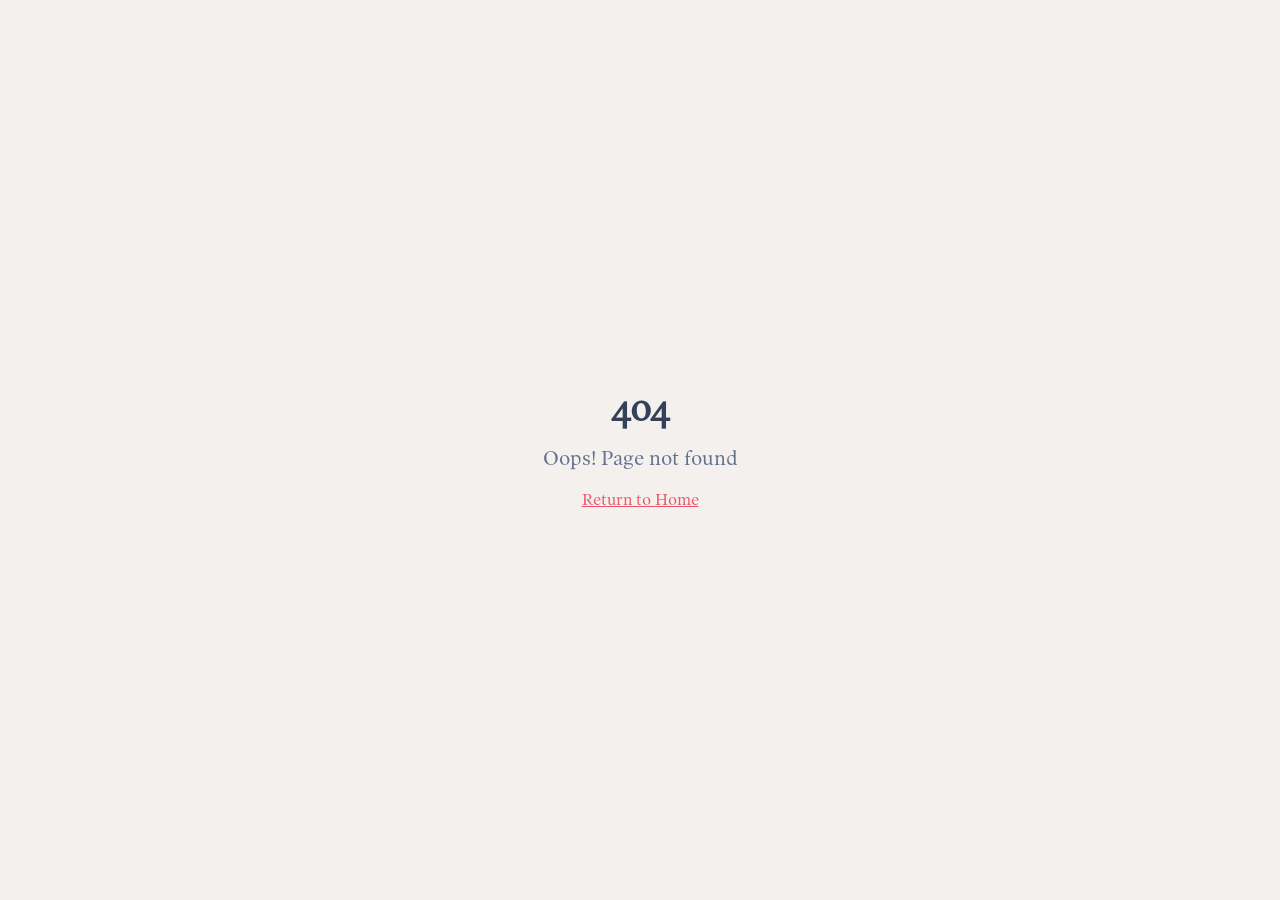
<file: index.html>
<!doctype html>
<html lang="en">
  <head>
    <meta charset="UTF-8" />
    <meta name="viewport" content="width=device-width, initial-scale=1.0" />
    <link rel="icon" href="assets/brand/be-favicon.svg" type="image/svg+xml" />
    <title>Be Center — Desenvolvimento emocional, energético e de consciência</title>
    <meta name="description" content="Be Center LLC, Pompano Beach, FL. Trabalho integrativo de desenvolvimento emocional, energético e de consciência." />
    <meta name="author" content="Be Center LLC" />

    <!-- TODO: Update og:title to match your application name -->
    
    
    <meta property="og:type" content="website" />
    <meta property="og:image" content="https://pub-bb2e103a32db4e198524a2e9ed8f35b4.r2.dev/194aa263-8fd9-458b-b65f-17607d871467/id-preview-6d78ced0--fbc7f8b6-4f9a-499f-b05a-dcb2b173196b.lovable.app-1776644095247.png">

    <meta name="twitter:card" content="summary_large_image" />
    <meta name="twitter:site" content="@Lovable" />
    <meta name="twitter:image" content="https://pub-bb2e103a32db4e198524a2e9ed8f35b4.r2.dev/194aa263-8fd9-458b-b65f-17607d871467/id-preview-6d78ced0--fbc7f8b6-4f9a-499f-b05a-dcb2b173196b.lovable.app-1776644095247.png">
    <meta property="og:title" content="Lovable App">
  <meta name="twitter:title" content="Lovable App">
  <meta property="og:description" content="A landing page for Be Center LLC, offering personal development, integrative therapies, and consciousness expansion.">
  <meta name="twitter:description" content="A landing page for Be Center LLC, offering personal development, integrative therapies, and consciousness expansion.">
  <script type="module" crossorigin src="assets/index-Bg07Ioo2.js"></script>
  <link rel="stylesheet" href="assets/custom-fonts.css">
  <link rel="stylesheet" crossorigin href="assets/index-Cz5YVbAV.css">
  <link rel="stylesheet" href="assets/monthly-feature.css">
  <link rel="stylesheet" href="assets/typography-overrides.css">
  <link rel="stylesheet" href="assets/brand-colors.css">
</head>

  <body>
    <div id="root"></div>
    <script src="assets/monthly-feature.js"></script>
  </body>
</html>
</file>
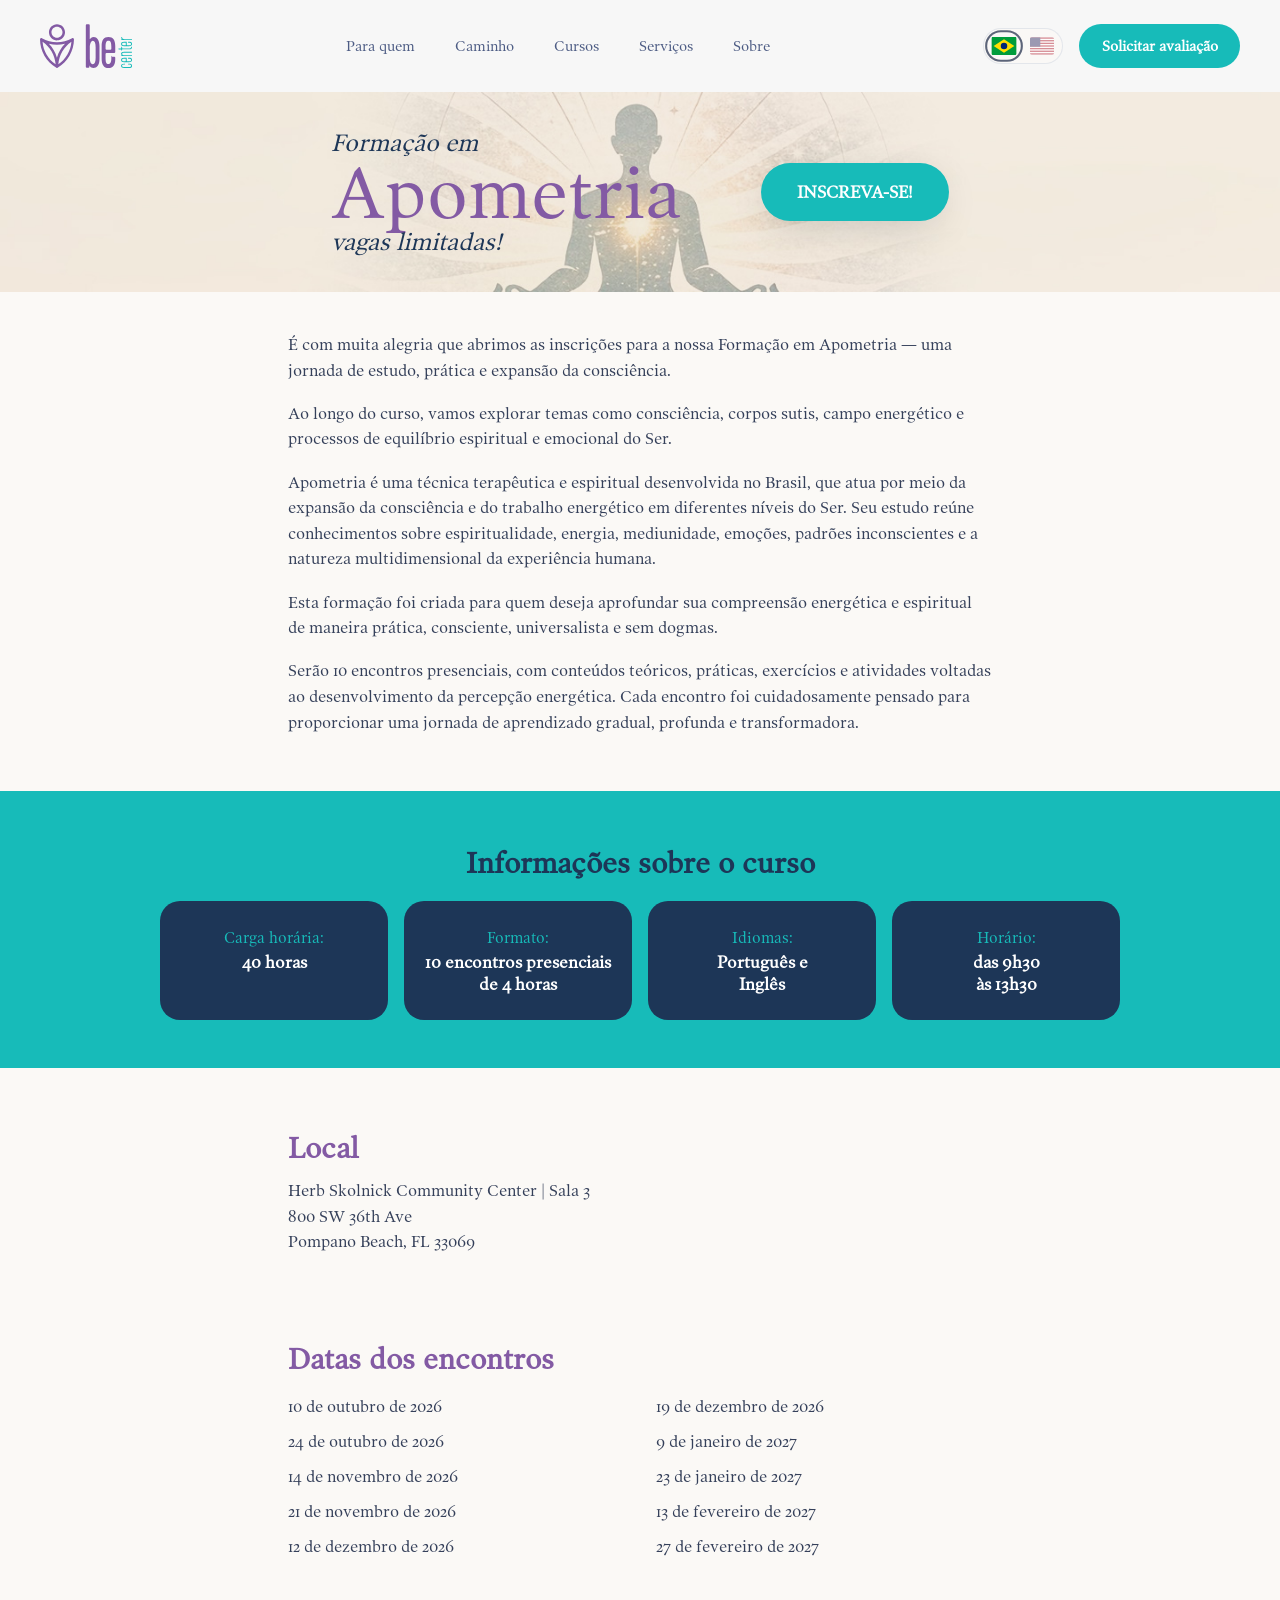
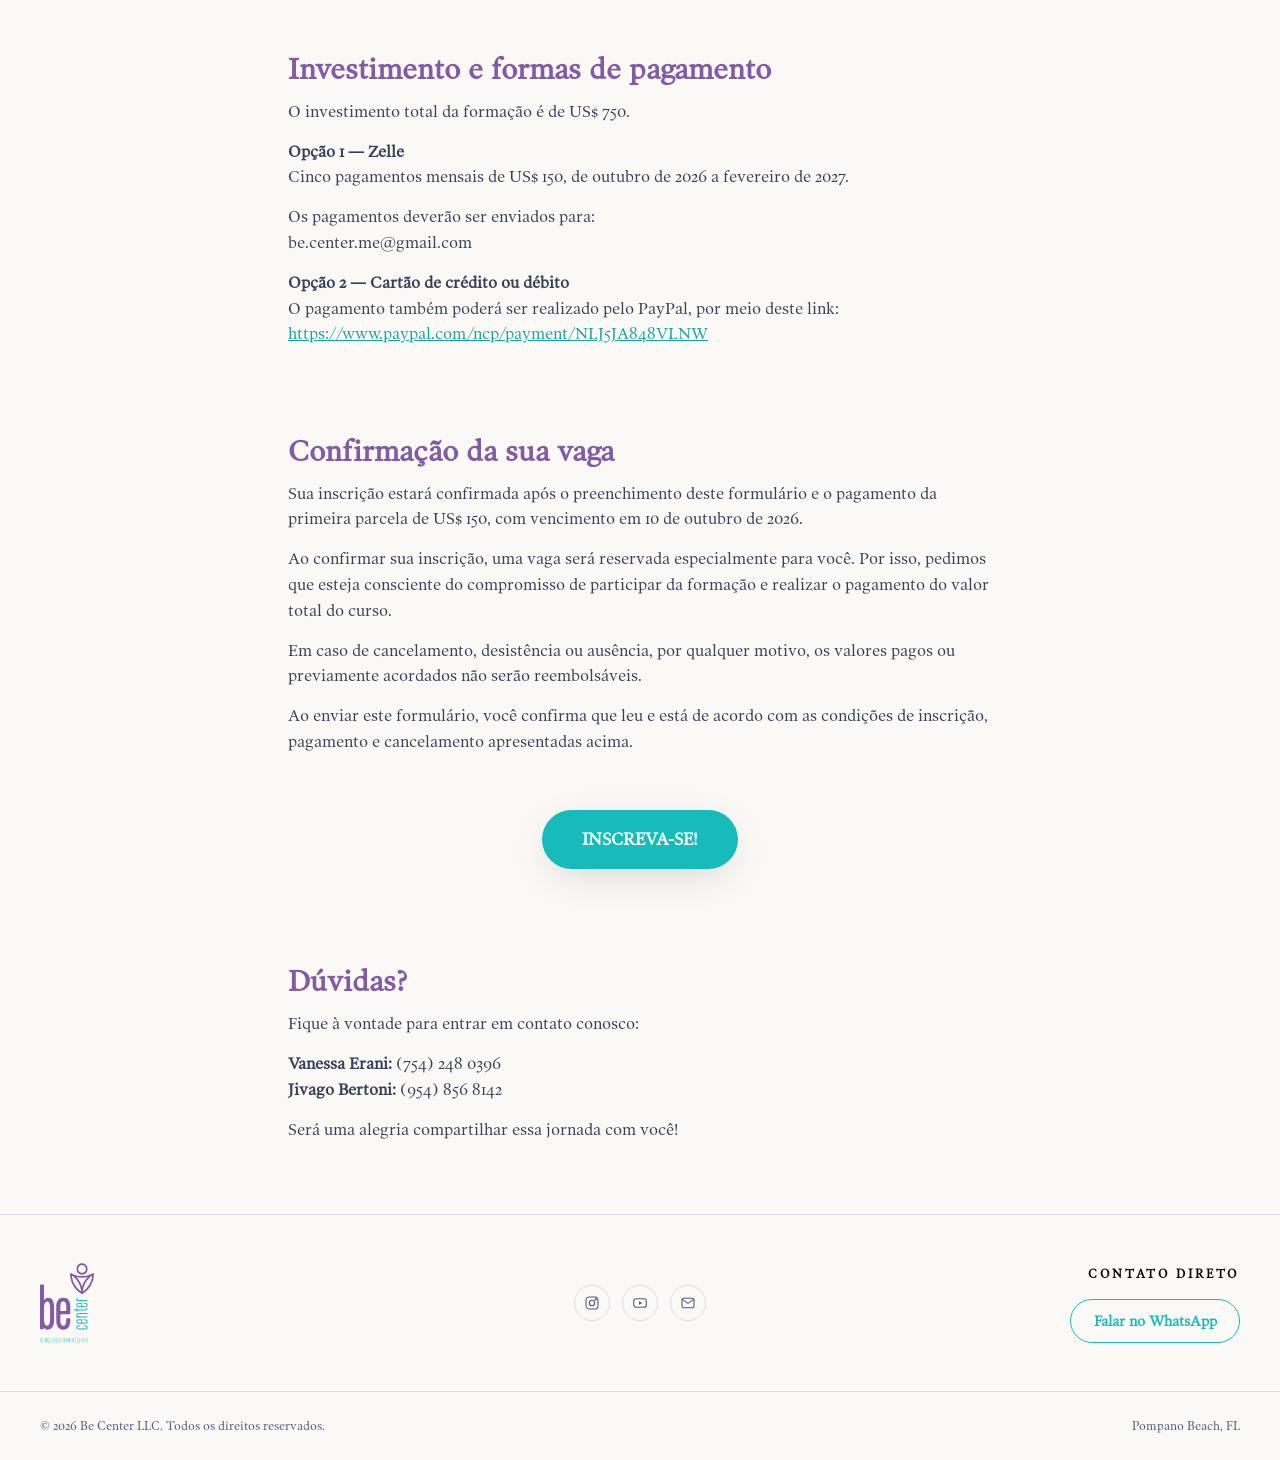
<file: apometria/index.html>
<!doctype html>
<html lang="pt-BR">
  <head>
    <meta charset="UTF-8" />
    <meta name="viewport" content="width=device-width, initial-scale=1.0" />
    <link rel="icon" href="/assets/brand/be-favicon.svg" type="image/svg+xml" />

    <title>Formação em Apometria — Be Center</title>
    <meta name="description" content="Formação em Apometria com a equipe Be Center — 10 encontros presenciais em Pompano Beach, FL. Vagas limitadas." />

    <meta property="og:type" content="website" />
    <meta property="og:title" content="Formação em Apometria — Be Center" />
    <meta property="og:description" content="Formação em Apometria com a equipe Be Center — 10 encontros presenciais em Pompano Beach, FL. Vagas limitadas." />
    <meta property="og:image" content="https://becenter.me/assets/cursos/novo-curso/hero-bg.jpg" />
    <meta property="og:url" content="https://becenter.me/apometria/" />

    <meta name="twitter:card" content="summary_large_image" />
    <meta name="twitter:title" content="Formação em Apometria — Be Center" />
    <meta name="twitter:description" content="Formação em Apometria com a equipe Be Center — 10 encontros presenciais em Pompano Beach, FL. Vagas limitadas." />

    <link rel="stylesheet" href="/assets/custom-fonts.css" />
    <link rel="stylesheet" href="/assets/course-landing.css" />
  </head>

  <body>
    <header class="cl-nav">
      <nav class="cl-nav-inner">
        <a class="cl-nav-logo" href="/" aria-label="Be Center">
          <img src="/assets/brand/be-horizontal.svg" alt="Be Center" />
        </a>
        <div class="cl-nav-links">
          <a href="/#para-quem">Para quem</a>
          <a href="/#metodo">Caminho</a>
          <a href="/#cursos">Cursos</a>
          <a href="/#servicos">Serviços</a>
          <a href="/#sobre">Sobre</a>
        </div>
        <div class="cl-nav-trailing">
          <div class="cl-lang-switch">
            <a href="/apometria/" class="is-active" aria-label="Português" title="Português">
              <svg viewBox="0 0 28 20" aria-hidden="true"><rect width="28" height="20" fill="#009c3b"/><polygon points="14,2.5 25.5,10 14,17.5 2.5,10" fill="#ffdf00"/><circle cx="14" cy="10" r="3.6" fill="#002776"/></svg>
            </a>
            <a href="/apometria/en/" aria-label="English" title="English">
              <svg viewBox="0 0 28 20" aria-hidden="true"><rect width="28" height="20" fill="#fff"/><rect y="0" width="28" height="1.5385" fill="#b22234"/><rect y="3.0769" width="28" height="1.5385" fill="#b22234"/><rect y="6.1538" width="28" height="1.5385" fill="#b22234"/><rect y="9.2308" width="28" height="1.5385" fill="#b22234"/><rect y="12.3077" width="28" height="1.5385" fill="#b22234"/><rect y="15.3846" width="28" height="1.5385" fill="#b22234"/><rect y="18.4615" width="28" height="1.5385" fill="#b22234"/><rect width="12" height="10.7692" fill="#3c3b6e"/></svg>
            </a>
          </div>
          <a class="cl-nav-cta" href="https://docs.google.com/forms/d/e/1FAIpQLSfqvi8JfAIn0wIaP6YvMxWIUSD2UAgcLYYmuQXHFkPkAaFR_A/viewform" target="_blank" rel="noopener noreferrer">
            Solicitar avaliação
          </a>
        </div>
      </nav>
    </header>

    <section class="cl-hero">
      <div class="cl-hero-inner">
        <p class="cl-hero-copy">
          <span class="cl-hero-eyebrow-text">Formação em</span>
          <span class="cl-hero-title">Apometria</span>
          <span class="cl-hero-note">vagas limitadas!</span>
        </p>
        <a class="cl-hero-cta" href="https://docs.google.com/forms/d/e/1FAIpQLSddWEjeST4jwAKXSb2F5V8ramcahv8G0sqO5Q_-vXXTR58k5w/viewform" target="_blank" rel="noopener noreferrer">
          Inscreva-se!
        </a>
      </div>
    </section>

    <div class="cl-container">
      <section class="cl-section cl-body">
        <p>É com muita alegria que abrimos as inscrições para a nossa Formação em Apometria — uma jornada de estudo, prática e expansão da consciência.</p>
        <p>Ao longo do curso, vamos explorar temas como consciência, corpos sutis, campo energético e processos de equilíbrio espiritual e emocional do Ser.</p>
        <p>Apometria é uma técnica terapêutica e espiritual desenvolvida no Brasil, que atua por meio da expansão da consciência e do trabalho energético em diferentes níveis do Ser. Seu estudo reúne conhecimentos sobre espiritualidade, energia, mediunidade, emoções, padrões inconscientes e a natureza multidimensional da experiência humana.</p>
        <p>Esta formação foi criada para quem deseja aprofundar sua compreensão energética e espiritual de maneira prática, consciente, universalista e sem dogmas.</p>
        <p>Serão 10 encontros presenciais, com conteúdos teóricos, práticas, exercícios e atividades voltadas ao desenvolvimento da percepção energética. Cada encontro foi cuidadosamente pensado para proporcionar uma jornada de aprendizado gradual, profunda e transformadora.</p>
      </section>
    </div>

    <section class="cl-info-band">
      <h2 class="cl-heading">Informações sobre o curso</h2>
      <div class="cl-info-grid">
        <div class="cl-info-box">
          <span class="cl-info-label">Carga horária:</span>
          <span class="cl-info-value">40 horas</span>
        </div>
        <div class="cl-info-box">
          <span class="cl-info-label">Formato:</span>
          <span class="cl-info-value">10 encontros presenciais de 4 horas</span>
        </div>
        <div class="cl-info-box">
          <span class="cl-info-label">Idiomas:</span>
          <span class="cl-info-value">Português e<br />Inglês</span>
        </div>
        <div class="cl-info-box">
          <span class="cl-info-label">Horário:</span>
          <span class="cl-info-value">das 9h30<br />às 13h30</span>
        </div>
      </div>
    </section>

    <div class="cl-container">
      <section class="cl-section cl-address">
        <h2 class="cl-heading">Local</h2>
        <p>Herb Skolnick Community Center | Sala 3</p>
        <p>800 SW 36th Ave</p>
        <p>Pompano Beach, FL 33069</p>
      </section>

      <section class="cl-section">
        <h2 class="cl-heading">Datas dos encontros</h2>
        <ul class="cl-dates-grid">
          <li>10 de outubro de 2026</li>
          <li>19 de dezembro de 2026</li>
          <li>24 de outubro de 2026</li>
          <li>9 de janeiro de 2027</li>
          <li>14 de novembro de 2026</li>
          <li>23 de janeiro de 2027</li>
          <li>21 de novembro de 2026</li>
          <li>13 de fevereiro de 2027</li>
          <li>12 de dezembro de 2026</li>
          <li>27 de fevereiro de 2027</li>
        </ul>
      </section>

      <section class="cl-section cl-invest">
        <h2 class="cl-heading">Investimento e formas de pagamento</h2>
        <p>O investimento total da formação é de US$ 750.</p>
        <p><strong>Opção 1 — Zelle</strong><br />Cinco pagamentos mensais de US$ 150, de outubro de 2026 a fevereiro de 2027.</p>
        <p>Os pagamentos deverão ser enviados para:<br />be.center.me@gmail.com</p>
        <p><strong>Opção 2 — Cartão de crédito ou débito</strong><br />O pagamento também poderá ser realizado pelo PayPal, por meio deste link:<br /><a href="https://www.paypal.com/ncp/payment/NLJ5JA848VLNW" target="_blank" rel="noopener noreferrer">https://www.paypal.com/ncp/payment/NLJ5JA848VLNW</a></p>
      </section>

      <section class="cl-section cl-confirm">
        <h2 class="cl-heading">Confirmação da sua vaga</h2>
        <p>Sua inscrição estará confirmada após o preenchimento deste formulário e o pagamento da primeira parcela de US$ 150, com vencimento em 10 de outubro de 2026.</p>
        <p>Ao confirmar sua inscrição, uma vaga será reservada especialmente para você. Por isso, pedimos que esteja consciente do compromisso de participar da formação e realizar o pagamento do valor total do curso.</p>
        <p>Em caso de cancelamento, desistência ou ausência, por qualquer motivo, os valores pagos ou previamente acordados não serão reembolsáveis.</p>
        <p>Ao enviar este formulário, você confirma que leu e está de acordo com as condições de inscrição, pagamento e cancelamento apresentadas acima.</p>
      </section>

      <section class="cl-cta-section">
        <a class="cl-cta" href="https://docs.google.com/forms/d/e/1FAIpQLSddWEjeST4jwAKXSb2F5V8ramcahv8G0sqO5Q_-vXXTR58k5w/viewform" target="_blank" rel="noopener noreferrer">
          Inscreva-se!
        </a>
      </section>

      <section class="cl-section cl-duvidas">
        <h2 class="cl-heading">Dúvidas?</h2>
        <p>Fique à vontade para entrar em contato conosco:</p>
        <p><strong>Vanessa Erani:</strong> (754) 248 0396<br /><strong>Jivago Bertoni:</strong> (954) 856 8142</p>
        <p>Será uma alegria compartilhar essa jornada com você!</p>
      </section>
    </div>

    <footer class="cl-footer">
      <div class="cl-footer-inner">
        <a class="cl-footer-logo" href="/" aria-label="Be Center">
          <img src="/assets/brand/be-full-logo.svg" alt="Be Center — Beings Enlightenment Center" />
        </a>
        <div class="cl-footer-social">
          <a href="https://www.instagram.com/be_center_/" target="_blank" rel="noopener noreferrer" aria-label="Instagram">
            <svg viewBox="0 0 24 24" fill="none" stroke="currentColor" stroke-width="1.6" stroke-linecap="round" stroke-linejoin="round"><rect x="3" y="3" width="18" height="18" rx="5"/><circle cx="12" cy="12" r="4"/><circle cx="17.5" cy="6.5" r="1"/></svg>
          </a>
          <a href="https://www.youtube.com/@becentertv" target="_blank" rel="noopener noreferrer" aria-label="YouTube">
            <svg viewBox="0 0 24 24" fill="none" stroke="currentColor" stroke-width="1.6" stroke-linecap="round" stroke-linejoin="round"><rect x="2.5" y="5.5" width="19" height="13" rx="4"/><path d="M10.5 9.5l5 2.5-5 2.5z" fill="currentColor" stroke="none"/></svg>
          </a>
          <a href="mailto:be.center.me@gmail.com" aria-label="E-mail">
            <svg viewBox="0 0 24 24" fill="none" stroke="currentColor" stroke-width="1.6" stroke-linecap="round" stroke-linejoin="round"><rect x="3" y="5" width="18" height="14" rx="2.5"/><path d="M3.5 6.5l8.5 6 8.5-6"/></svg>
          </a>
        </div>
        <div class="cl-footer-contact">
          <span class="cl-footer-contact-label">Contato direto</span>
          <a class="cl-footer-whatsapp" href="https://wa.me/17542480396?text=Ol%C3%A1!%20Vim%20pela%20p%C3%A1gina%20da%20Forma%C3%A7%C3%A3o%20em%20Apometria%20e%20gostaria%20de%20mais%20informa%C3%A7%C3%B5es." target="_blank" rel="noopener noreferrer">
            Falar no WhatsApp
          </a>
        </div>
      </div>
      <div class="cl-footer-bottom">
        <div class="cl-footer-bottom-inner">
          <span>© 2026 Be Center LLC. Todos os direitos reservados.</span>
          <span>Pompano Beach, FL</span>
        </div>
      </div>
    </footer>
  </body>
</html>
</file>
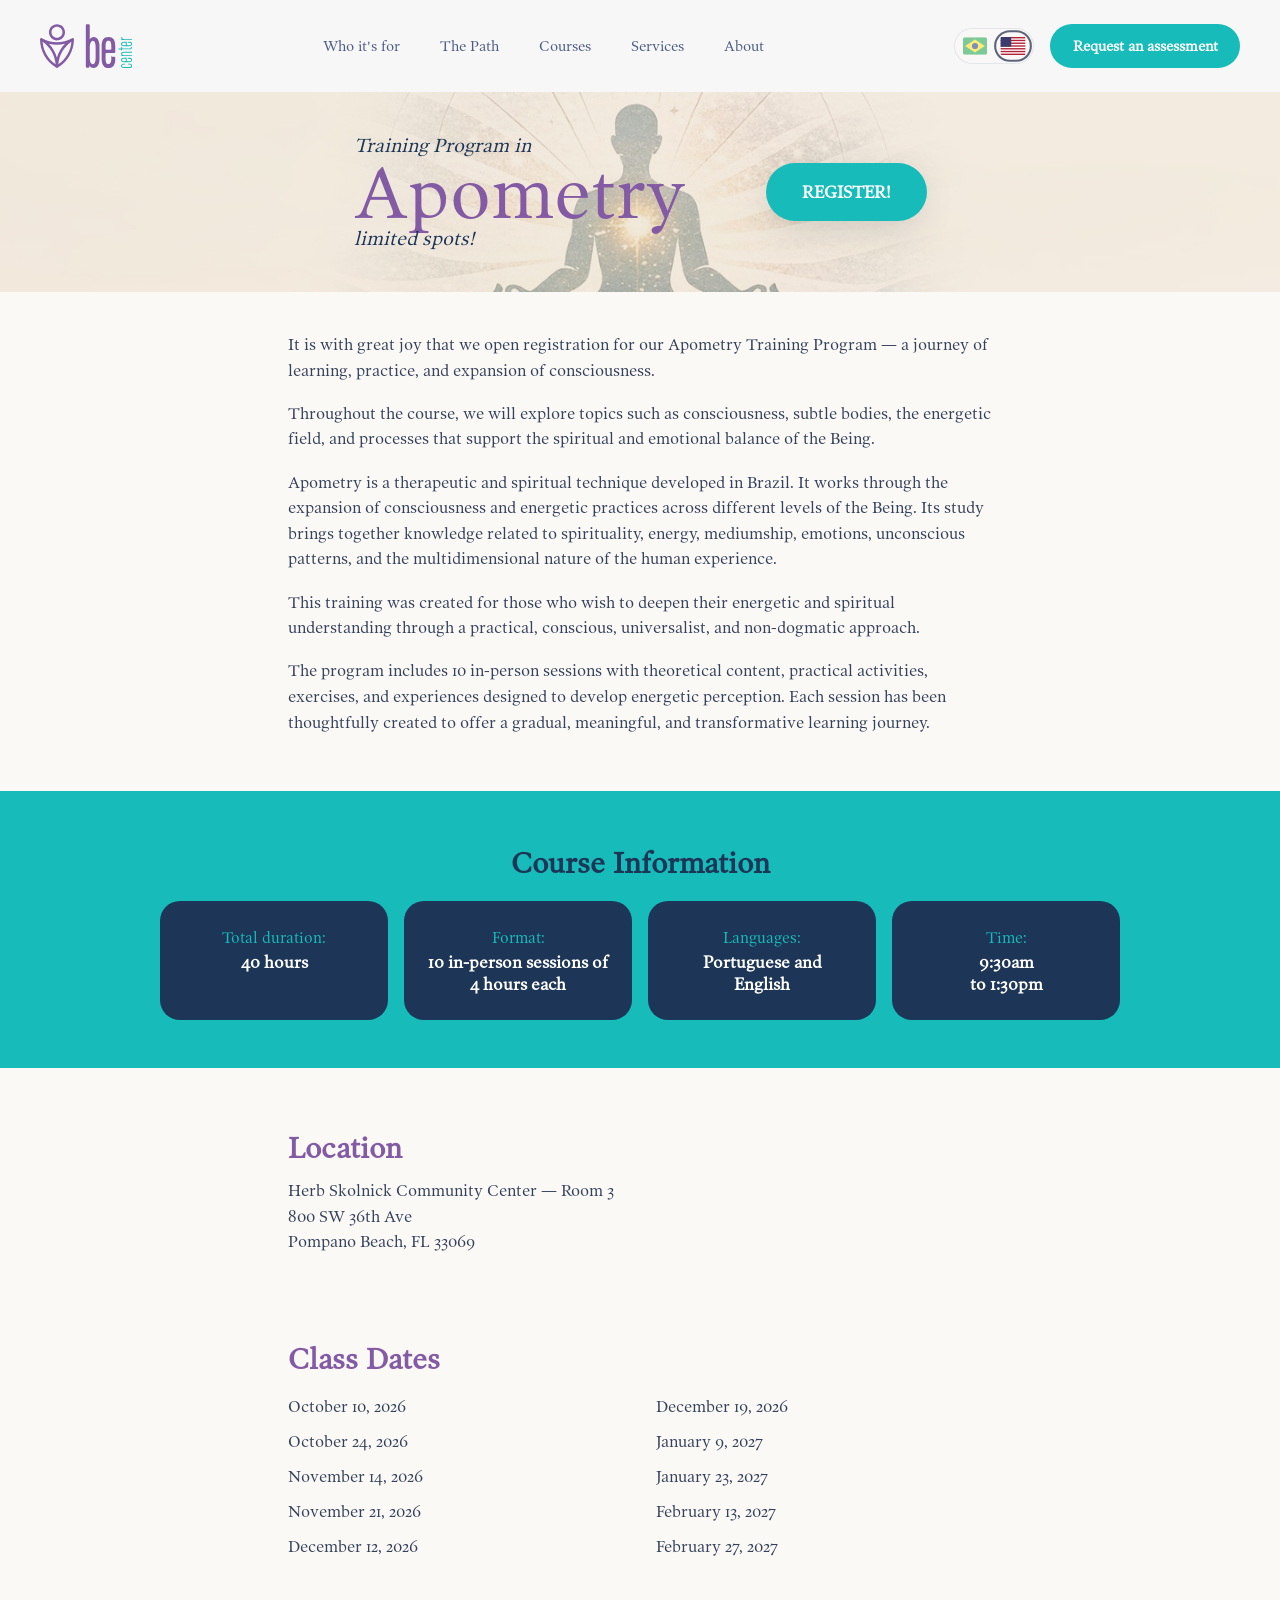
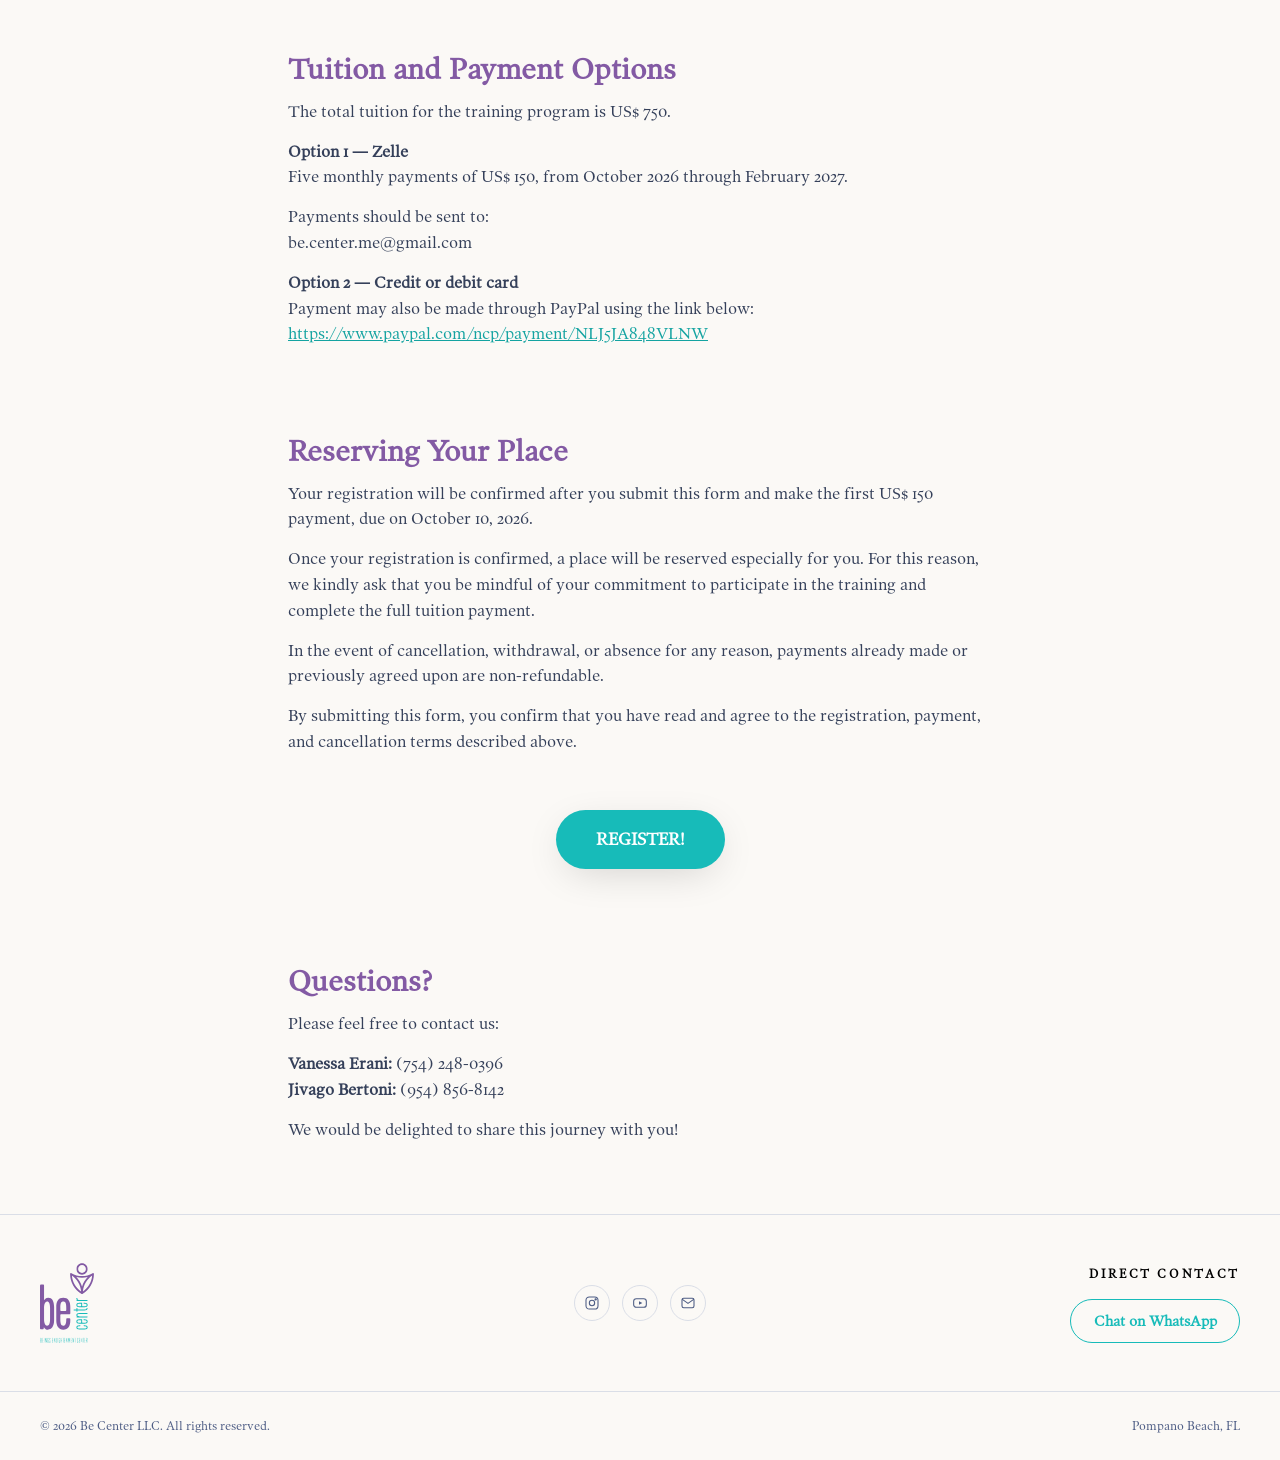
<file: apometria/en/index.html>
<!doctype html>
<html lang="en">
  <head>
    <meta charset="UTF-8" />
    <meta name="viewport" content="width=device-width, initial-scale=1.0" />
    <link rel="icon" href="/assets/brand/be-favicon.svg" type="image/svg+xml" />

    <title>Apometry Training Program — Be Center</title>
    <meta name="description" content="Apometry Training Program with the Be Center team — 10 in-person sessions in Pompano Beach, FL. Limited spots." />

    <meta property="og:type" content="website" />
    <meta property="og:title" content="Apometry Training Program — Be Center" />
    <meta property="og:description" content="Apometry Training Program with the Be Center team — 10 in-person sessions in Pompano Beach, FL. Limited spots." />
    <meta property="og:image" content="https://becenter.me/assets/cursos/novo-curso/hero-bg.jpg" />
    <meta property="og:url" content="https://becenter.me/apometria/en/" />

    <meta name="twitter:card" content="summary_large_image" />
    <meta name="twitter:title" content="Apometry Training Program — Be Center" />
    <meta name="twitter:description" content="Apometry Training Program with the Be Center team — 10 in-person sessions in Pompano Beach, FL. Limited spots." />

    <link rel="stylesheet" href="/assets/custom-fonts.css" />
    <link rel="stylesheet" href="/assets/course-landing.css" />
  </head>

  <body>
    <header class="cl-nav">
      <nav class="cl-nav-inner">
        <a class="cl-nav-logo" href="/" aria-label="Be Center">
          <img src="/assets/brand/be-horizontal.svg" alt="Be Center" />
        </a>
        <div class="cl-nav-links">
          <a href="/#para-quem">Who it's for</a>
          <a href="/#metodo">The Path</a>
          <a href="/#cursos">Courses</a>
          <a href="/#servicos">Services</a>
          <a href="/#sobre">About</a>
        </div>
        <div class="cl-nav-trailing">
          <div class="cl-lang-switch">
            <a href="/apometria/" aria-label="Português" title="Português">
              <svg viewBox="0 0 28 20" aria-hidden="true"><rect width="28" height="20" fill="#009c3b"/><polygon points="14,2.5 25.5,10 14,17.5 2.5,10" fill="#ffdf00"/><circle cx="14" cy="10" r="3.6" fill="#002776"/></svg>
            </a>
            <a href="/apometria/en/" class="is-active" aria-label="English" title="English">
              <svg viewBox="0 0 28 20" aria-hidden="true"><rect width="28" height="20" fill="#fff"/><rect y="0" width="28" height="1.5385" fill="#b22234"/><rect y="3.0769" width="28" height="1.5385" fill="#b22234"/><rect y="6.1538" width="28" height="1.5385" fill="#b22234"/><rect y="9.2308" width="28" height="1.5385" fill="#b22234"/><rect y="12.3077" width="28" height="1.5385" fill="#b22234"/><rect y="15.3846" width="28" height="1.5385" fill="#b22234"/><rect y="18.4615" width="28" height="1.5385" fill="#b22234"/><rect width="12" height="10.7692" fill="#3c3b6e"/></svg>
            </a>
          </div>
          <a class="cl-nav-cta" href="https://docs.google.com/forms/d/e/1FAIpQLSfqvi8JfAIn0wIaP6YvMxWIUSD2UAgcLYYmuQXHFkPkAaFR_A/viewform" target="_blank" rel="noopener noreferrer">
            Request an assessment
          </a>
        </div>
      </nav>
    </header>

    <section class="cl-hero">
      <div class="cl-hero-inner">
        <p class="cl-hero-copy">
          <span class="cl-hero-eyebrow-text">Training Program in</span>
          <span class="cl-hero-title">Apometry</span>
          <span class="cl-hero-note">limited spots!</span>
        </p>
        <a class="cl-hero-cta" href="https://docs.google.com/forms/d/e/1FAIpQLSddWEjeST4jwAKXSb2F5V8ramcahv8G0sqO5Q_-vXXTR58k5w/viewform" target="_blank" rel="noopener noreferrer">
          Register!
        </a>
      </div>
    </section>

    <div class="cl-container">
      <section class="cl-section cl-body">
        <p>It is with great joy that we open registration for our Apometry Training Program — a journey of learning, practice, and expansion of consciousness.</p>
        <p>Throughout the course, we will explore topics such as consciousness, subtle bodies, the energetic field, and processes that support the spiritual and emotional balance of the Being.</p>
        <p>Apometry is a therapeutic and spiritual technique developed in Brazil. It works through the expansion of consciousness and energetic practices across different levels of the Being. Its study brings together knowledge related to spirituality, energy, mediumship, emotions, unconscious patterns, and the multidimensional nature of the human experience.</p>
        <p>This training was created for those who wish to deepen their energetic and spiritual understanding through a practical, conscious, universalist, and non-dogmatic approach.</p>
        <p>The program includes 10 in-person sessions with theoretical content, practical activities, exercises, and experiences designed to develop energetic perception. Each session has been thoughtfully created to offer a gradual, meaningful, and transformative learning journey.</p>
      </section>
    </div>

    <section class="cl-info-band">
      <h2 class="cl-heading">Course Information</h2>
      <div class="cl-info-grid">
        <div class="cl-info-box">
          <span class="cl-info-label">Total duration:</span>
          <span class="cl-info-value">40 hours</span>
        </div>
        <div class="cl-info-box">
          <span class="cl-info-label">Format:</span>
          <span class="cl-info-value">10 in-person sessions of 4 hours each</span>
        </div>
        <div class="cl-info-box">
          <span class="cl-info-label">Languages:</span>
          <span class="cl-info-value">Portuguese and<br />English</span>
        </div>
        <div class="cl-info-box">
          <span class="cl-info-label">Time:</span>
          <span class="cl-info-value">9:30am<br />to 1:30pm</span>
        </div>
      </div>
    </section>

    <div class="cl-container">
      <section class="cl-section cl-address">
        <h2 class="cl-heading">Location</h2>
        <p>Herb Skolnick Community Center — Room 3</p>
        <p>800 SW 36th Ave</p>
        <p>Pompano Beach, FL 33069</p>
      </section>

      <section class="cl-section">
        <h2 class="cl-heading">Class Dates</h2>
        <ul class="cl-dates-grid">
          <li>October 10, 2026</li>
          <li>December 19, 2026</li>
          <li>October 24, 2026</li>
          <li>January 9, 2027</li>
          <li>November 14, 2026</li>
          <li>January 23, 2027</li>
          <li>November 21, 2026</li>
          <li>February 13, 2027</li>
          <li>December 12, 2026</li>
          <li>February 27, 2027</li>
        </ul>
      </section>

      <section class="cl-section cl-invest">
        <h2 class="cl-heading">Tuition and Payment Options</h2>
        <p>The total tuition for the training program is US$ 750.</p>
        <p><strong>Option 1 — Zelle</strong><br />Five monthly payments of US$ 150, from October 2026 through February 2027.</p>
        <p>Payments should be sent to:<br />be.center.me@gmail.com</p>
        <p><strong>Option 2 — Credit or debit card</strong><br />Payment may also be made through PayPal using the link below:<br /><a href="https://www.paypal.com/ncp/payment/NLJ5JA848VLNW" target="_blank" rel="noopener noreferrer">https://www.paypal.com/ncp/payment/NLJ5JA848VLNW</a></p>
      </section>

      <section class="cl-section cl-confirm">
        <h2 class="cl-heading">Reserving Your Place</h2>
        <p>Your registration will be confirmed after you submit this form and make the first US$ 150 payment, due on October 10, 2026.</p>
        <p>Once your registration is confirmed, a place will be reserved especially for you. For this reason, we kindly ask that you be mindful of your commitment to participate in the training and complete the full tuition payment.</p>
        <p>In the event of cancellation, withdrawal, or absence for any reason, payments already made or previously agreed upon are non-refundable.</p>
        <p>By submitting this form, you confirm that you have read and agree to the registration, payment, and cancellation terms described above.</p>
      </section>

      <section class="cl-cta-section">
        <a class="cl-cta" href="https://docs.google.com/forms/d/e/1FAIpQLSddWEjeST4jwAKXSb2F5V8ramcahv8G0sqO5Q_-vXXTR58k5w/viewform" target="_blank" rel="noopener noreferrer">
          Register!
        </a>
      </section>

      <section class="cl-section cl-duvidas">
        <h2 class="cl-heading">Questions?</h2>
        <p>Please feel free to contact us:</p>
        <p><strong>Vanessa Erani:</strong> (754) 248-0396<br /><strong>Jivago Bertoni:</strong> (954) 856-8142</p>
        <p>We would be delighted to share this journey with you!</p>
      </section>
    </div>

    <footer class="cl-footer">
      <div class="cl-footer-inner">
        <a class="cl-footer-logo" href="/" aria-label="Be Center">
          <img src="/assets/brand/be-full-logo.svg" alt="Be Center — Beings Enlightenment Center" />
        </a>
        <div class="cl-footer-social">
          <a href="https://www.instagram.com/be_center_/" target="_blank" rel="noopener noreferrer" aria-label="Instagram">
            <svg viewBox="0 0 24 24" fill="none" stroke="currentColor" stroke-width="1.6" stroke-linecap="round" stroke-linejoin="round"><rect x="3" y="3" width="18" height="18" rx="5"/><circle cx="12" cy="12" r="4"/><circle cx="17.5" cy="6.5" r="1"/></svg>
          </a>
          <a href="https://www.youtube.com/@becentertv" target="_blank" rel="noopener noreferrer" aria-label="YouTube">
            <svg viewBox="0 0 24 24" fill="none" stroke="currentColor" stroke-width="1.6" stroke-linecap="round" stroke-linejoin="round"><rect x="2.5" y="5.5" width="19" height="13" rx="4"/><path d="M10.5 9.5l5 2.5-5 2.5z" fill="currentColor" stroke="none"/></svg>
          </a>
          <a href="mailto:be.center.me@gmail.com" aria-label="Email">
            <svg viewBox="0 0 24 24" fill="none" stroke="currentColor" stroke-width="1.6" stroke-linecap="round" stroke-linejoin="round"><rect x="3" y="5" width="18" height="14" rx="2.5"/><path d="M3.5 6.5l8.5 6 8.5-6"/></svg>
          </a>
        </div>
        <div class="cl-footer-contact">
          <span class="cl-footer-contact-label">Direct Contact</span>
          <a class="cl-footer-whatsapp" href="https://wa.me/17542480396?text=Hello!%20I%20came%20from%20the%20Apometry%20Training%20Program%20page%20and%20would%20like%20more%20information." target="_blank" rel="noopener noreferrer">
            Chat on WhatsApp
          </a>
        </div>
      </div>
      <div class="cl-footer-bottom">
        <div class="cl-footer-bottom-inner">
          <span>© 2026 Be Center LLC. All rights reserved.</span>
          <span>Pompano Beach, FL</span>
        </div>
      </div>
    </footer>
  </body>
</html>
</file>
<file: assets/custom-fonts.css>
/* Be Center custom brand fonts.
   Linked from every page (homepage + each /cursos/<slug>/ page) so the
   font names below ("Kapra Neue" for headings, "Poynter OS Text" for body)
   are available everywhere. Files live in assets/fonts/.
   .woff is listed first (smaller, loads faster in modern browsers),
   .otf is the fallback for anything that doesn't support .woff. */

@font-face {
  font-family: "Kapra Neue";
  src:
    url("fonts/kapra-neue-semibold-condensed.woff") format("woff"),
    url("fonts/kapra-neue-semibold-condensed.otf") format("opentype");
  font-weight: 600;
  font-style: normal;
  font-display: swap;
}

@font-face {
  font-family: "Poynter OS Text";
  src:
    url("fonts/poynter-os-text-one-roman.woff") format("woff"),
    url("fonts/poynter-os-text-one-roman.otf") format("opentype");
  font-weight: 400;
  font-style: normal;
  font-display: swap;
}
</file>
<file: assets/index-Cz5YVbAV.css>
*,:before,:after{--tw-border-spacing-x: 0;--tw-border-spacing-y: 0;--tw-translate-x: 0;--tw-translate-y: 0;--tw-rotate: 0;--tw-skew-x: 0;--tw-skew-y: 0;--tw-scale-x: 1;--tw-scale-y: 1;--tw-pan-x: ;--tw-pan-y: ;--tw-pinch-zoom: ;--tw-scroll-snap-strictness: proximity;--tw-gradient-from-position: ;--tw-gradient-via-position: ;--tw-gradient-to-position: ;--tw-ordinal: ;--tw-slashed-zero: ;--tw-numeric-figure: ;--tw-numeric-spacing: ;--tw-numeric-fraction: ;--tw-ring-inset: ;--tw-ring-offset-width: 0px;--tw-ring-offset-color: #fff;--tw-ring-color: rgb(59 130 246 / .5);--tw-ring-offset-shadow: 0 0 #0000;--tw-ring-shadow: 0 0 #0000;--tw-shadow: 0 0 #0000;--tw-shadow-colored: 0 0 #0000;--tw-blur: ;--tw-brightness: ;--tw-contrast: ;--tw-grayscale: ;--tw-hue-rotate: ;--tw-invert: ;--tw-saturate: ;--tw-sepia: ;--tw-drop-shadow: ;--tw-backdrop-blur: ;--tw-backdrop-brightness: ;--tw-backdrop-contrast: ;--tw-backdrop-grayscale: ;--tw-backdrop-hue-rotate: ;--tw-backdrop-invert: ;--tw-backdrop-opacity: ;--tw-backdrop-saturate: ;--tw-backdrop-sepia: ;--tw-contain-size: ;--tw-contain-layout: ;--tw-contain-paint: ;--tw-contain-style: }::backdrop{--tw-border-spacing-x: 0;--tw-border-spacing-y: 0;--tw-translate-x: 0;--tw-translate-y: 0;--tw-rotate: 0;--tw-skew-x: 0;--tw-skew-y: 0;--tw-scale-x: 1;--tw-scale-y: 1;--tw-pan-x: ;--tw-pan-y: ;--tw-pinch-zoom: ;--tw-scroll-snap-strictness: proximity;--tw-gradient-from-position: ;--tw-gradient-via-position: ;--tw-gradient-to-position: ;--tw-ordinal: ;--tw-slashed-zero: ;--tw-numeric-figure: ;--tw-numeric-spacing: ;--tw-numeric-fraction: ;--tw-ring-inset: ;--tw-ring-offset-width: 0px;--tw-ring-offset-color: #fff;--tw-ring-color: rgb(59 130 246 / .5);--tw-ring-offset-shadow: 0 0 #0000;--tw-ring-shadow: 0 0 #0000;--tw-shadow: 0 0 #0000;--tw-shadow-colored: 0 0 #0000;--tw-blur: ;--tw-brightness: ;--tw-contrast: ;--tw-grayscale: ;--tw-hue-rotate: ;--tw-invert: ;--tw-saturate: ;--tw-sepia: ;--tw-drop-shadow: ;--tw-backdrop-blur: ;--tw-backdrop-brightness: ;--tw-backdrop-contrast: ;--tw-backdrop-grayscale: ;--tw-backdrop-hue-rotate: ;--tw-backdrop-invert: ;--tw-backdrop-opacity: ;--tw-backdrop-saturate: ;--tw-backdrop-sepia: ;--tw-contain-size: ;--tw-contain-layout: ;--tw-contain-paint: ;--tw-contain-style: }*,:before,:after{box-sizing:border-box;border-width:0;border-style:solid;border-color:#e5e7eb}:before,:after{--tw-content: ""}html,:host{line-height:1.5;-webkit-text-size-adjust:100%;-moz-tab-size:4;-o-tab-size:4;tab-size:4;font-family:"Poynter OS Text",Georgia,serif;font-feature-settings:normal;font-variation-settings:normal;-webkit-tap-highlight-color:transparent}body{margin:0;line-height:inherit}hr{height:0;color:inherit;border-top-width:1px}abbr:where([title]){-webkit-text-decoration:underline dotted;text-decoration:underline dotted}h1,h2,h3,h4,h5,h6{font-size:inherit;font-weight:inherit}a{color:inherit;text-decoration:inherit}b,strong{font-weight:bolder}code,kbd,samp,pre{font-family:ui-monospace,SFMono-Regular,Menlo,Monaco,Consolas,Liberation Mono,Courier New,monospace;font-feature-settings:normal;font-variation-settings:normal;font-size:1em}small{font-size:80%}sub,sup{font-size:75%;line-height:0;position:relative;vertical-align:baseline}sub{bottom:-.25em}sup{top:-.5em}table{text-indent:0;border-color:inherit;border-collapse:collapse}button,input,optgroup,select,textarea{font-family:inherit;font-feature-settings:inherit;font-variation-settings:inherit;font-size:100%;font-weight:inherit;line-height:inherit;letter-spacing:inherit;color:inherit;margin:0;padding:0}button,select{text-transform:none}button,input:where([type=button]),input:where([type=reset]),input:where([type=submit]){-webkit-appearance:button;background-color:transparent;background-image:none}:-moz-focusring{outline:auto}:-moz-ui-invalid{box-shadow:none}progress{vertical-align:baseline}::-webkit-inner-spin-button,::-webkit-outer-spin-button{height:auto}[type=search]{-webkit-appearance:textfield;outline-offset:-2px}::-webkit-search-decoration{-webkit-appearance:none}::-webkit-file-upload-button{-webkit-appearance:button;font:inherit}summary{display:list-item}blockquote,dl,dd,h1,h2,h3,h4,h5,h6,hr,figure,p,pre{margin:0}fieldset{margin:0;padding:0}legend{padding:0}ol,ul,menu{list-style:none;margin:0;padding:0}dialog{padding:0}textarea{resize:vertical}input::-moz-placeholder,textarea::-moz-placeholder{opacity:1;color:#9ca3af}input::placeholder,textarea::placeholder{opacity:1;color:#9ca3af}button,[role=button]{cursor:pointer}:disabled{cursor:default}img,svg,video,canvas,audio,iframe,embed,object{display:block;vertical-align:middle}[hidden]:where(:not([hidden=until-found])){display:none}:root{--background: 36 33% 97%;--foreground: 222 26% 28%;--card: 0 0% 100%;--card-foreground: 222 26% 28%;--popover: 0 0% 100%;--popover-foreground: 222 26% 28%;--primary: 352 79% 63%;--primary-foreground: 36 33% 97%;--coral: 352 79% 63%;--coral-foreground: 36 33% 97%;--coral-deep: 352 60% 46%;--coral-soft: 352 70% 95%;--ink: 224 26% 41%;--ink-foreground: 36 33% 97%;--teal: 197 51% 31%;--teal-foreground: 36 33% 97%;--dusk: 224 26% 41%;--dusk-foreground: 36 33% 97%;--moss: 91 14% 38%;--moss-foreground: 36 33% 97%;--honey: 50 55% 72%;--honey-foreground: 222 26% 28%;--petal: 352 70% 95%;--petal-foreground: 352 60% 35%;--secondary: 36 25% 93%;--secondary-foreground: 224 26% 41%;--muted: 36 20% 94%;--muted-foreground: 224 18% 48%;--accent: 197 35% 92%;--accent-foreground: 197 51% 31%;--destructive: 0 70% 50%;--destructive-foreground: 0 0% 100%;--border: 224 20% 88%;--input: 224 20% 88%;--ring: 352 79% 63%;--radius: 1.25rem;--gradient-dawn: linear-gradient(180deg, hsl(36 33% 97%) 0%, hsl(352 70% 96%) 100%);--gradient-dusk: radial-gradient(ellipse at top, hsl(352 79% 63% / .08), transparent 60%);--gradient-coral: linear-gradient(135deg, hsl(352 79% 63%), hsl(352 70% 55%));--shadow-soft: 0 30px 60px -30px hsl(224 30% 30% / .18);--shadow-bloom: 0 10px 40px -10px hsl(352 79% 50% / .2);--ease-soft: cubic-bezier(.22, 1, .36, 1)}.dark{--background: 256 25% 8%;--foreground: 36 33% 95%;--card: 256 25% 10%;--card-foreground: 36 33% 95%;--popover: 256 25% 10%;--popover-foreground: 36 33% 95%;--primary: 36 33% 95%;--primary-foreground: 256 25% 8%;--secondary: 256 20% 16%;--secondary-foreground: 36 33% 95%;--muted: 256 20% 16%;--muted-foreground: 36 15% 70%;--accent: 256 20% 18%;--accent-foreground: 36 33% 95%;--border: 256 20% 18%;--input: 256 20% 18%;--ring: 36 36% 53%}*{border-color:hsl(var(--border))}html,body{overflow-x:hidden;max-width:100%}html{scroll-behavior:smooth}body{background-color:hsl(var(--background));color:hsl(var(--foreground));-webkit-font-smoothing:antialiased;-moz-osx-font-smoothing:grayscale;font-family:"Poynter OS Text",Georgia,serif;font-feature-settings:"ss01","cv11";position:relative}img,video{max-width:100%;height:auto}::-moz-selection{background:hsl(var(--coral) / .25);color:hsl(var(--coral-deep))}::selection{background:hsl(var(--coral) / .25);color:hsl(var(--coral-deep))}.sr-only{position:absolute;width:1px;height:1px;padding:0;margin:-1px;overflow:hidden;clip:rect(0,0,0,0);white-space:nowrap;border-width:0}.pointer-events-none{pointer-events:none}.pointer-events-auto{pointer-events:auto}.visible{visibility:visible}.invisible{visibility:hidden}.fixed{position:fixed}.absolute{position:absolute}.relative{position:relative}.inset-0{top:0;right:0;bottom:0;left:0}.inset-x-0{left:0;right:0}.inset-y-0{top:0;bottom:0}.-bottom-12{bottom:-3rem}.-bottom-6{bottom:-1.5rem}.-bottom-8{bottom:-2rem}.-left-12{left:-3rem}.-left-6{left:-1.5rem}.-right-12{right:-3rem}.-right-6{right:-1.5rem}.-top-12{top:-3rem}.-top-20{top:-5rem}.-top-6{top:-1.5rem}.bottom-0{bottom:0}.left-0{left:0}.left-1{left:.25rem}.left-1\/2{left:50%}.left-2{left:.5rem}.left-\[50\%\]{left:50%}.right-0{right:0}.right-1{right:.25rem}.right-2{right:.5rem}.right-3{right:.75rem}.right-4{right:1rem}.top-0{top:0}.top-1\.5{top:.375rem}.top-1\/2{top:50%}.top-2{top:.5rem}.top-3\.5{top:.875rem}.top-4{top:1rem}.top-\[1px\]{top:1px}.top-\[50\%\]{top:50%}.top-\[60\%\]{top:60%}.top-full{top:100%}.-z-10{z-index:-10}.z-10{z-index:10}.z-20{z-index:20}.z-50{z-index:50}.z-\[100\]{z-index:100}.z-\[1\]{z-index:1}.order-1{order:1}.order-2{order:2}.col-span-10{grid-column:span 10 / span 10}.col-span-12{grid-column:span 12 / span 12}.col-span-2{grid-column:span 2 / span 2}.-mx-1{margin-left:-.25rem;margin-right:-.25rem}.mx-2{margin-left:.5rem;margin-right:.5rem}.mx-3\.5{margin-left:.875rem;margin-right:.875rem}.mx-auto{margin-left:auto;margin-right:auto}.my-0\.5{margin-top:.125rem;margin-bottom:.125rem}.my-1{margin-top:.25rem;margin-bottom:.25rem}.-ml-4{margin-left:-1rem}.-mt-4{margin-top:-1rem}.mb-1{margin-bottom:.25rem}.mb-14{margin-bottom:3.5rem}.mb-3{margin-bottom:.75rem}.mb-4{margin-bottom:1rem}.mb-6{margin-bottom:1.5rem}.mb-8{margin-bottom:2rem}.ml-1{margin-left:.25rem}.ml-auto{margin-left:auto}.mr-2{margin-right:.5rem}.mt-0\.5{margin-top:.125rem}.mt-1\.5{margin-top:.375rem}.mt-10{margin-top:2.5rem}.mt-12{margin-top:3rem}.mt-16{margin-top:4rem}.mt-2{margin-top:.5rem}.mt-20{margin-top:5rem}.mt-24{margin-top:6rem}.mt-3{margin-top:.75rem}.mt-4{margin-top:1rem}.mt-5{margin-top:1.25rem}.mt-6{margin-top:1.5rem}.mt-7{margin-top:1.75rem}.mt-8{margin-top:2rem}.mt-auto{margin-top:auto}.block{display:block}.flex{display:flex}.inline-flex{display:inline-flex}.table{display:table}.grid{display:grid}.hidden{display:none}.aspect-\[4\/5\]{aspect-ratio:4/5}.aspect-square{aspect-ratio:1 / 1}.aspect-video{aspect-ratio:16 / 9}.size-1\.5{width:.375rem;height:.375rem}.size-12{width:3rem;height:3rem}.size-2{width:.5rem;height:.5rem}.size-4{width:1rem;height:1rem}.size-40{width:10rem;height:10rem}.size-5{width:1.25rem;height:1.25rem}.size-72{width:18rem;height:18rem}.size-80{width:20rem;height:20rem}.size-9{width:2.25rem;height:2.25rem}.size-96{width:24rem;height:24rem}.size-\[700px\]{width:700px;height:700px}.h-1\.5{height:.375rem}.h-10{height:2.5rem}.h-11{height:2.75rem}.h-12{height:3rem}.h-2{height:.5rem}.h-2\.5{height:.625rem}.h-3{height:.75rem}.h-3\.5{height:.875rem}.h-32{height:8rem}.h-4{height:1rem}.h-5{height:1.25rem}.h-6{height:1.5rem}.h-7{height:1.75rem}.h-8{height:2rem}.h-9{height:2.25rem}.h-\[18px\]{height:18px}.h-\[1px\]{height:1px}.h-\[var\(--radix-navigation-menu-viewport-height\)\]{height:var(--radix-navigation-menu-viewport-height)}.h-\[var\(--radix-select-trigger-height\)\]{height:var(--radix-select-trigger-height)}.h-auto{height:auto}.h-full{height:100%}.h-px{height:1px}.h-svh{height:100svh}.max-h-96{max-height:24rem}.max-h-\[300px\]{max-height:300px}.max-h-screen{max-height:100vh}.min-h-0{min-height:0px}.min-h-\[80px\]{min-height:80px}.min-h-screen{min-height:100vh}.min-h-svh{min-height:100svh}.w-0{width:0px}.w-1{width:.25rem}.w-10{width:2.5rem}.w-11{width:2.75rem}.w-12{width:3rem}.w-2{width:.5rem}.w-2\.5{width:.625rem}.w-3{width:.75rem}.w-3\.5{width:.875rem}.w-3\/4{width:75%}.w-4{width:1rem}.w-5{width:1.25rem}.w-6{width:1.5rem}.w-64{width:16rem}.w-7{width:1.75rem}.w-72{width:18rem}.w-8{width:2rem}.w-9{width:2.25rem}.w-\[--sidebar-width\]{width:var(--sidebar-width)}.w-\[100px\]{width:100px}.w-\[1px\]{width:1px}.w-auto{width:auto}.w-full{width:100%}.w-max{width:-moz-max-content;width:max-content}.w-px{width:1px}.min-w-0{min-width:0px}.min-w-5{min-width:1.25rem}.min-w-\[12rem\]{min-width:12rem}.min-w-\[8rem\]{min-width:8rem}.min-w-\[var\(--radix-select-trigger-width\)\]{min-width:var(--radix-select-trigger-width)}.max-w-2xl{max-width:42rem}.max-w-4xl{max-width:56rem}.max-w-5xl{max-width:64rem}.max-w-7xl{max-width:80rem}.max-w-\[--skeleton-width\]{max-width:var(--skeleton-width)}.max-w-\[260px\]{max-width:260px}.max-w-\[28ch\]{max-width:28ch}.max-w-\[40ch\]{max-width:40ch}.max-w-\[52ch\]{max-width:52ch}.max-w-\[58ch\]{max-width:58ch}.max-w-\[60ch\]{max-width:60ch}.max-w-lg{max-width:32rem}.max-w-max{max-width:-moz-max-content;max-width:max-content}.max-w-sm{max-width:24rem}.flex-1{flex:1 1 0%}.shrink-0{flex-shrink:0}.grow{flex-grow:1}.grow-0{flex-grow:0}.basis-full{flex-basis:100%}.caption-bottom{caption-side:bottom}.border-collapse{border-collapse:collapse}.-translate-x-1\/2{--tw-translate-x: -50%;transform:translate(var(--tw-translate-x),var(--tw-translate-y)) rotate(var(--tw-rotate)) skew(var(--tw-skew-x)) skewY(var(--tw-skew-y)) scaleX(var(--tw-scale-x)) scaleY(var(--tw-scale-y))}.-translate-x-px{--tw-translate-x: -1px;transform:translate(var(--tw-translate-x),var(--tw-translate-y)) rotate(var(--tw-rotate)) skew(var(--tw-skew-x)) skewY(var(--tw-skew-y)) scaleX(var(--tw-scale-x)) scaleY(var(--tw-scale-y))}.-translate-y-1\/2{--tw-translate-y: -50%;transform:translate(var(--tw-translate-x),var(--tw-translate-y)) rotate(var(--tw-rotate)) skew(var(--tw-skew-x)) skewY(var(--tw-skew-y)) scaleX(var(--tw-scale-x)) scaleY(var(--tw-scale-y))}.translate-x-\[-50\%\]{--tw-translate-x: -50%;transform:translate(var(--tw-translate-x),var(--tw-translate-y)) rotate(var(--tw-rotate)) skew(var(--tw-skew-x)) skewY(var(--tw-skew-y)) scaleX(var(--tw-scale-x)) scaleY(var(--tw-scale-y))}.translate-x-px{--tw-translate-x: 1px;transform:translate(var(--tw-translate-x),var(--tw-translate-y)) rotate(var(--tw-rotate)) skew(var(--tw-skew-x)) skewY(var(--tw-skew-y)) scaleX(var(--tw-scale-x)) scaleY(var(--tw-scale-y))}.translate-y-\[-50\%\]{--tw-translate-y: -50%;transform:translate(var(--tw-translate-x),var(--tw-translate-y)) rotate(var(--tw-rotate)) skew(var(--tw-skew-x)) skewY(var(--tw-skew-y)) scaleX(var(--tw-scale-x)) scaleY(var(--tw-scale-y))}.rotate-45{--tw-rotate: 45deg;transform:translate(var(--tw-translate-x),var(--tw-translate-y)) rotate(var(--tw-rotate)) skew(var(--tw-skew-x)) skewY(var(--tw-skew-y)) scaleX(var(--tw-scale-x)) scaleY(var(--tw-scale-y))}.rotate-90{--tw-rotate: 90deg;transform:translate(var(--tw-translate-x),var(--tw-translate-y)) rotate(var(--tw-rotate)) skew(var(--tw-skew-x)) skewY(var(--tw-skew-y)) scaleX(var(--tw-scale-x)) scaleY(var(--tw-scale-y))}.scale-105{--tw-scale-x: 1.05;--tw-scale-y: 1.05;transform:translate(var(--tw-translate-x),var(--tw-translate-y)) rotate(var(--tw-rotate)) skew(var(--tw-skew-x)) skewY(var(--tw-skew-y)) scaleX(var(--tw-scale-x)) scaleY(var(--tw-scale-y))}.transform{transform:translate(var(--tw-translate-x),var(--tw-translate-y)) rotate(var(--tw-rotate)) skew(var(--tw-skew-x)) skewY(var(--tw-skew-y)) scaleX(var(--tw-scale-x)) scaleY(var(--tw-scale-y))}@keyframes pulse{50%{opacity:.5}}.animate-pulse{animation:pulse 2s cubic-bezier(.4,0,.6,1) infinite}.cursor-default{cursor:default}.cursor-pointer{cursor:pointer}.touch-none{touch-action:none}.select-none{-webkit-user-select:none;-moz-user-select:none;user-select:none}.list-none{list-style-type:none}.grid-cols-1{grid-template-columns:repeat(1,minmax(0,1fr))}.grid-cols-12{grid-template-columns:repeat(12,minmax(0,1fr))}.flex-row{flex-direction:row}.flex-col{flex-direction:column}.flex-col-reverse{flex-direction:column-reverse}.flex-wrap{flex-wrap:wrap}.items-start{align-items:flex-start}.items-end{align-items:flex-end}.items-center{align-items:center}.items-stretch{align-items:stretch}.justify-center{justify-content:center}.justify-between{justify-content:space-between}.gap-1{gap:.25rem}.gap-1\.5{gap:.375rem}.gap-10{gap:2.5rem}.gap-2{gap:.5rem}.gap-2\.5{gap:.625rem}.gap-3{gap:.75rem}.gap-4{gap:1rem}.gap-5{gap:1.25rem}.gap-6{gap:1.5rem}.gap-8{gap:2rem}.space-x-1>:not([hidden])~:not([hidden]){--tw-space-x-reverse: 0;margin-right:calc(.25rem * var(--tw-space-x-reverse));margin-left:calc(.25rem * calc(1 - var(--tw-space-x-reverse)))}.space-x-4>:not([hidden])~:not([hidden]){--tw-space-x-reverse: 0;margin-right:calc(1rem * var(--tw-space-x-reverse));margin-left:calc(1rem * calc(1 - var(--tw-space-x-reverse)))}.space-y-1>:not([hidden])~:not([hidden]){--tw-space-y-reverse: 0;margin-top:calc(.25rem * calc(1 - var(--tw-space-y-reverse)));margin-bottom:calc(.25rem * var(--tw-space-y-reverse))}.space-y-1\.5>:not([hidden])~:not([hidden]){--tw-space-y-reverse: 0;margin-top:calc(.375rem * calc(1 - var(--tw-space-y-reverse)));margin-bottom:calc(.375rem * var(--tw-space-y-reverse))}.space-y-2>:not([hidden])~:not([hidden]){--tw-space-y-reverse: 0;margin-top:calc(.5rem * calc(1 - var(--tw-space-y-reverse)));margin-bottom:calc(.5rem * var(--tw-space-y-reverse))}.space-y-4>:not([hidden])~:not([hidden]){--tw-space-y-reverse: 0;margin-top:calc(1rem * calc(1 - var(--tw-space-y-reverse)));margin-bottom:calc(1rem * var(--tw-space-y-reverse))}.space-y-6>:not([hidden])~:not([hidden]){--tw-space-y-reverse: 0;margin-top:calc(1.5rem * calc(1 - var(--tw-space-y-reverse)));margin-bottom:calc(1.5rem * var(--tw-space-y-reverse))}.divide-y>:not([hidden])~:not([hidden]){--tw-divide-y-reverse: 0;border-top-width:calc(1px * calc(1 - var(--tw-divide-y-reverse)));border-bottom-width:calc(1px * var(--tw-divide-y-reverse))}.divide-border\/70>:not([hidden])~:not([hidden]){border-color:hsl(var(--border) / .7)}.self-start{align-self:flex-start}.overflow-auto{overflow:auto}.overflow-hidden{overflow:hidden}.overflow-y-auto{overflow-y:auto}.overflow-x-hidden{overflow-x:hidden}.whitespace-nowrap{white-space:nowrap}.break-words{overflow-wrap:break-word}.rounded-2xl{border-radius:1rem}.rounded-\[1\.75rem\]{border-radius:1.75rem}.rounded-\[2\.5rem\]{border-radius:2.5rem}.rounded-\[2px\]{border-radius:2px}.rounded-\[2rem\]{border-radius:2rem}.rounded-\[inherit\]{border-radius:inherit}.rounded-full{border-radius:9999px}.rounded-lg{border-radius:var(--radius)}.rounded-md{border-radius:calc(var(--radius) - 2px)}.rounded-sm{border-radius:calc(var(--radius) - 4px)}.rounded-t-\[10px\]{border-top-left-radius:10px;border-top-right-radius:10px}.rounded-tl-sm{border-top-left-radius:calc(var(--radius) - 4px)}.border{border-width:1px}.border-2{border-width:2px}.border-\[1\.5px\]{border-width:1.5px}.border-y{border-top-width:1px;border-bottom-width:1px}.border-b{border-bottom-width:1px}.border-l{border-left-width:1px}.border-l-2{border-left-width:2px}.border-r{border-right-width:1px}.border-t{border-top-width:1px}.border-dashed{border-style:dashed}.border-\[--color-border\]{border-color:var(--color-border)}.border-border{border-color:hsl(var(--border))}.border-border\/50{border-color:hsl(var(--border) / .5)}.border-border\/60{border-color:hsl(var(--border) / .6)}.border-border\/70{border-color:hsl(var(--border) / .7)}.border-coral\/30{border-color:hsl(var(--coral) / .3)}.border-destructive{border-color:hsl(var(--destructive))}.border-destructive\/50{border-color:hsl(var(--destructive) / .5)}.border-foreground\/15{border-color:hsl(var(--foreground) / .15)}.border-honey\/60{border-color:hsl(var(--honey) / .6)}.border-input{border-color:hsl(var(--input))}.border-moss\/60{border-color:hsl(var(--moss) / .6)}.border-primary{border-color:hsl(var(--primary))}.border-sidebar-border{border-color:hsl(var(--sidebar-border))}.border-transparent{border-color:transparent}.border-l-transparent{border-left-color:transparent}.border-t-transparent{border-top-color:transparent}.bg-\[--color-bg\]{background-color:var(--color-bg)}.bg-accent{background-color:hsl(var(--accent))}.bg-background{background-color:hsl(var(--background))}.bg-background\/80{background-color:hsl(var(--background) / .8)}.bg-background\/90{background-color:hsl(var(--background) / .9)}.bg-black\/80{background-color:#000c}.bg-border{background-color:hsl(var(--border))}.bg-card{background-color:hsl(var(--card))}.bg-coral{background-color:hsl(var(--coral))}.bg-coral-soft{background-color:hsl(var(--coral-soft))}.bg-coral\/10{background-color:hsl(var(--coral) / .1)}.bg-destructive{background-color:hsl(var(--destructive))}.bg-foreground{background-color:hsl(var(--foreground))}.bg-honey\/10{background-color:hsl(var(--honey) / .1)}.bg-honey\/15{background-color:hsl(var(--honey) / .15)}.bg-moss\/10{background-color:hsl(var(--moss) / .1)}.bg-moss\/15{background-color:hsl(var(--moss) / .15)}.bg-muted{background-color:hsl(var(--muted))}.bg-muted\/50{background-color:hsl(var(--muted) / .5)}.bg-popover{background-color:hsl(var(--popover))}.bg-primary{background-color:hsl(var(--primary))}.bg-secondary{background-color:hsl(var(--secondary))}.bg-secondary\/50{background-color:hsl(var(--secondary) / .5)}.bg-secondary\/60{background-color:hsl(var(--secondary) / .6)}.bg-sidebar{background-color:hsl(var(--sidebar-background))}.bg-sidebar-border{background-color:hsl(var(--sidebar-border))}.bg-transparent{background-color:transparent}.bg-gradient-to-t{background-image:linear-gradient(to top,var(--tw-gradient-stops))}.from-ink\/15{--tw-gradient-from: hsl(var(--ink) / .15) var(--tw-gradient-from-position);--tw-gradient-to: hsl(var(--ink) / 0) var(--tw-gradient-to-position);--tw-gradient-stops: var(--tw-gradient-from), var(--tw-gradient-to)}.via-transparent{--tw-gradient-to: rgb(0 0 0 / 0) var(--tw-gradient-to-position);--tw-gradient-stops: var(--tw-gradient-from), transparent var(--tw-gradient-via-position), var(--tw-gradient-to)}.to-transparent{--tw-gradient-to: transparent var(--tw-gradient-to-position)}.fill-current{fill:currentColor}.object-contain{-o-object-fit:contain;object-fit:contain}.object-cover{-o-object-fit:cover;object-fit:cover}.object-\[center_20\%\]{-o-object-position:center 20%;object-position:center 20%}.object-\[center_25\%\]{-o-object-position:center 25%;object-position:center 25%}.object-\[center_30\%\]{-o-object-position:center 30%;object-position:center 30%}.p-0{padding:0}.p-1{padding:.25rem}.p-2{padding:.5rem}.p-3{padding:.75rem}.p-4{padding:1rem}.p-6{padding:1.5rem}.p-8{padding:2rem}.p-\[1px\]{padding:1px}.px-1{padding-left:.25rem;padding-right:.25rem}.px-10{padding-left:2.5rem;padding-right:2.5rem}.px-2{padding-left:.5rem;padding-right:.5rem}.px-2\.5{padding-left:.625rem;padding-right:.625rem}.px-3{padding-left:.75rem;padding-right:.75rem}.px-4{padding-left:1rem;padding-right:1rem}.px-5{padding-left:1.25rem;padding-right:1.25rem}.px-6{padding-left:1.5rem;padding-right:1.5rem}.px-8{padding-left:2rem;padding-right:2rem}.py-0\.5{padding-top:.125rem;padding-bottom:.125rem}.py-1{padding-top:.25rem;padding-bottom:.25rem}.py-1\.5{padding-top:.375rem;padding-bottom:.375rem}.py-16{padding-top:4rem;padding-bottom:4rem}.py-2{padding-top:.5rem;padding-bottom:.5rem}.py-2\.5{padding-top:.625rem;padding-bottom:.625rem}.py-20{padding-top:5rem;padding-bottom:5rem}.py-28{padding-top:7rem;padding-bottom:7rem}.py-3{padding-top:.75rem;padding-bottom:.75rem}.py-32{padding-top:8rem;padding-bottom:8rem}.py-4{padding-top:1rem;padding-bottom:1rem}.py-5{padding-top:1.25rem;padding-bottom:1.25rem}.py-6{padding-top:1.5rem;padding-bottom:1.5rem}.pb-24{padding-bottom:6rem}.pb-3{padding-bottom:.75rem}.pb-4{padding-bottom:1rem}.pl-2\.5{padding-left:.625rem}.pl-4{padding-left:1rem}.pl-6{padding-left:1.5rem}.pl-8{padding-left:2rem}.pr-2{padding-right:.5rem}.pr-2\.5{padding-right:.625rem}.pr-8{padding-right:2rem}.pt-0{padding-top:0}.pt-1{padding-top:.25rem}.pt-2{padding-top:.5rem}.pt-3{padding-top:.75rem}.pt-36{padding-top:9rem}.pt-4{padding-top:1rem}.pt-6{padding-top:1.5rem}.text-left{text-align:left}.text-center{text-align:center}.align-middle{vertical-align:middle}.font-mono{font-family:ui-monospace,SFMono-Regular,Menlo,Monaco,Consolas,Liberation Mono,Courier New,monospace}.font-serif{font-family:"Kapra Neue",system-ui,sans-serif}.text-2xl{font-size:1.5rem;line-height:2rem}.text-3xl{font-size:1.875rem;line-height:2.25rem}.text-4xl{font-size:2.25rem;line-height:2.5rem}.text-5xl{font-size:3rem;line-height:1}.text-\[0\.8rem\]{font-size:.8rem}.text-\[1\.75rem\]{font-size:1.75rem}.text-\[11px\]{font-size:11px}.text-\[15px\]{font-size:15px}.text-base{font-size:1rem;line-height:1.5rem}.text-lg{font-size:1.125rem;line-height:1.75rem}.text-sm{font-size:.875rem;line-height:1.25rem}.text-xl{font-size:1.25rem;line-height:1.75rem}.text-xs{font-size:.75rem;line-height:1rem}.font-bold{font-weight:700}.font-medium{font-weight:500}.font-normal{font-weight:400}.font-semibold{font-weight:600}.uppercase{text-transform:uppercase}.italic{font-style:italic}.tabular-nums{--tw-numeric-spacing: tabular-nums;font-variant-numeric:var(--tw-ordinal) var(--tw-slashed-zero) var(--tw-numeric-figure) var(--tw-numeric-spacing) var(--tw-numeric-fraction)}.leading-\[1\.05\]{line-height:1.05}.leading-\[1\.15\]{line-height:1.15}.leading-none{line-height:1}.leading-relaxed{line-height:1.625}.leading-snug{line-height:1.375}.leading-tight{line-height:1.25}.tracking-\[0\.18em\]{letter-spacing:.18em}.tracking-\[0\.22em\]{letter-spacing:.22em}.tracking-\[0\.25em\]{letter-spacing:.25em}.tracking-tight{letter-spacing:-.025em}.tracking-wide{letter-spacing:.025em}.tracking-widest{letter-spacing:.1em}.text-accent-foreground{color:hsl(var(--accent-foreground))}.text-card-foreground{color:hsl(var(--card-foreground))}.text-coral{color:hsl(var(--coral))}.text-coral-foreground{color:hsl(var(--coral-foreground))}.text-current{color:currentColor}.text-destructive{color:hsl(var(--destructive))}.text-destructive-foreground{color:hsl(var(--destructive-foreground))}.text-dusk{color:hsl(var(--dusk))}.text-dusk\/60{color:hsl(var(--dusk) / .6)}.text-foreground{color:hsl(var(--foreground))}.text-foreground\/45{color:hsl(var(--foreground) / .45)}.text-foreground\/50{color:hsl(var(--foreground) / .5)}.text-foreground\/55{color:hsl(var(--foreground) / .55)}.text-foreground\/60{color:hsl(var(--foreground) / .6)}.text-foreground\/65{color:hsl(var(--foreground) / .65)}.text-foreground\/70{color:hsl(var(--foreground) / .7)}.text-foreground\/75{color:hsl(var(--foreground) / .75)}.text-foreground\/80{color:hsl(var(--foreground) / .8)}.text-foreground\/85{color:hsl(var(--foreground) / .85)}.text-honey{color:hsl(var(--honey))}.text-ink{color:hsl(var(--ink))}.text-moss{color:hsl(var(--moss))}.text-muted-foreground{color:hsl(var(--muted-foreground))}.text-popover-foreground{color:hsl(var(--popover-foreground))}.text-primary{color:hsl(var(--primary))}.text-primary-foreground{color:hsl(var(--primary-foreground))}.text-secondary-foreground{color:hsl(var(--secondary-foreground))}.text-sidebar-foreground{color:hsl(var(--sidebar-foreground))}.text-sidebar-foreground\/70{color:hsl(var(--sidebar-foreground) / .7)}.text-teal\/80{color:hsl(var(--teal) / .8)}.underline{text-decoration-line:underline}.underline-offset-4{text-underline-offset:4px}.opacity-0{opacity:0}.opacity-50{opacity:.5}.opacity-60{opacity:.6}.opacity-70{opacity:.7}.opacity-90{opacity:.9}.shadow-\[0_0_0_1px_hsl\(var\(--sidebar-border\)\)\]{--tw-shadow: 0 0 0 1px hsl(var(--sidebar-border));--tw-shadow-colored: 0 0 0 1px var(--tw-shadow-color);box-shadow:var(--tw-ring-offset-shadow, 0 0 #0000),var(--tw-ring-shadow, 0 0 #0000),var(--tw-shadow)}.shadow-lg{--tw-shadow: 0 10px 15px -3px rgb(0 0 0 / .1), 0 4px 6px -4px rgb(0 0 0 / .1);--tw-shadow-colored: 0 10px 15px -3px var(--tw-shadow-color), 0 4px 6px -4px var(--tw-shadow-color);box-shadow:var(--tw-ring-offset-shadow, 0 0 #0000),var(--tw-ring-shadow, 0 0 #0000),var(--tw-shadow)}.shadow-md{--tw-shadow: 0 4px 6px -1px rgb(0 0 0 / .1), 0 2px 4px -2px rgb(0 0 0 / .1);--tw-shadow-colored: 0 4px 6px -1px var(--tw-shadow-color), 0 2px 4px -2px var(--tw-shadow-color);box-shadow:var(--tw-ring-offset-shadow, 0 0 #0000),var(--tw-ring-shadow, 0 0 #0000),var(--tw-shadow)}.shadow-none{--tw-shadow: 0 0 #0000;--tw-shadow-colored: 0 0 #0000;box-shadow:var(--tw-ring-offset-shadow, 0 0 #0000),var(--tw-ring-shadow, 0 0 #0000),var(--tw-shadow)}.shadow-sm{--tw-shadow: 0 1px 2px 0 rgb(0 0 0 / .05);--tw-shadow-colored: 0 1px 2px 0 var(--tw-shadow-color);box-shadow:var(--tw-ring-offset-shadow, 0 0 #0000),var(--tw-ring-shadow, 0 0 #0000),var(--tw-shadow)}.shadow-xl{--tw-shadow: 0 20px 25px -5px rgb(0 0 0 / .1), 0 8px 10px -6px rgb(0 0 0 / .1);--tw-shadow-colored: 0 20px 25px -5px var(--tw-shadow-color), 0 8px 10px -6px var(--tw-shadow-color);box-shadow:var(--tw-ring-offset-shadow, 0 0 #0000),var(--tw-ring-shadow, 0 0 #0000),var(--tw-shadow)}.outline-none{outline:2px solid transparent;outline-offset:2px}.outline{outline-style:solid}.ring-0{--tw-ring-offset-shadow: var(--tw-ring-inset) 0 0 0 var(--tw-ring-offset-width) var(--tw-ring-offset-color);--tw-ring-shadow: var(--tw-ring-inset) 0 0 0 calc(0px + var(--tw-ring-offset-width)) var(--tw-ring-color);box-shadow:var(--tw-ring-offset-shadow),var(--tw-ring-shadow),var(--tw-shadow, 0 0 #0000)}.ring-2{--tw-ring-offset-shadow: var(--tw-ring-inset) 0 0 0 var(--tw-ring-offset-width) var(--tw-ring-offset-color);--tw-ring-shadow: var(--tw-ring-inset) 0 0 0 calc(2px + var(--tw-ring-offset-width)) var(--tw-ring-color);box-shadow:var(--tw-ring-offset-shadow),var(--tw-ring-shadow),var(--tw-shadow, 0 0 #0000)}.ring-foreground\/80{--tw-ring-color: hsl(var(--foreground) / .8)}.ring-ring{--tw-ring-color: hsl(var(--ring))}.ring-sidebar-ring{--tw-ring-color: hsl(var(--sidebar-ring))}.ring-offset-background{--tw-ring-offset-color: hsl(var(--background))}.blur-2xl{--tw-blur: blur(40px);filter:var(--tw-blur) var(--tw-brightness) var(--tw-contrast) var(--tw-grayscale) var(--tw-hue-rotate) var(--tw-invert) var(--tw-saturate) var(--tw-sepia) var(--tw-drop-shadow)}.blur-3xl{--tw-blur: blur(64px);filter:var(--tw-blur) var(--tw-brightness) var(--tw-contrast) var(--tw-grayscale) var(--tw-hue-rotate) var(--tw-invert) var(--tw-saturate) var(--tw-sepia) var(--tw-drop-shadow)}.filter{filter:var(--tw-blur) var(--tw-brightness) var(--tw-contrast) var(--tw-grayscale) var(--tw-hue-rotate) var(--tw-invert) var(--tw-saturate) var(--tw-sepia) var(--tw-drop-shadow)}.backdrop-blur{--tw-backdrop-blur: blur(8px);-webkit-backdrop-filter:var(--tw-backdrop-blur) var(--tw-backdrop-brightness) var(--tw-backdrop-contrast) var(--tw-backdrop-grayscale) var(--tw-backdrop-hue-rotate) var(--tw-backdrop-invert) var(--tw-backdrop-opacity) var(--tw-backdrop-saturate) var(--tw-backdrop-sepia);backdrop-filter:var(--tw-backdrop-blur) var(--tw-backdrop-brightness) var(--tw-backdrop-contrast) var(--tw-backdrop-grayscale) var(--tw-backdrop-hue-rotate) var(--tw-backdrop-invert) var(--tw-backdrop-opacity) var(--tw-backdrop-saturate) var(--tw-backdrop-sepia)}.backdrop-blur-md{--tw-backdrop-blur: blur(12px);-webkit-backdrop-filter:var(--tw-backdrop-blur) var(--tw-backdrop-brightness) var(--tw-backdrop-contrast) var(--tw-backdrop-grayscale) var(--tw-backdrop-hue-rotate) var(--tw-backdrop-invert) var(--tw-backdrop-opacity) var(--tw-backdrop-saturate) var(--tw-backdrop-sepia);backdrop-filter:var(--tw-backdrop-blur) var(--tw-backdrop-brightness) var(--tw-backdrop-contrast) var(--tw-backdrop-grayscale) var(--tw-backdrop-hue-rotate) var(--tw-backdrop-invert) var(--tw-backdrop-opacity) var(--tw-backdrop-saturate) var(--tw-backdrop-sepia)}.transition{transition-property:color,background-color,border-color,text-decoration-color,fill,stroke,opacity,box-shadow,transform,filter,-webkit-backdrop-filter;transition-property:color,background-color,border-color,text-decoration-color,fill,stroke,opacity,box-shadow,transform,filter,backdrop-filter;transition-property:color,background-color,border-color,text-decoration-color,fill,stroke,opacity,box-shadow,transform,filter,backdrop-filter,-webkit-backdrop-filter;transition-timing-function:cubic-bezier(.4,0,.2,1);transition-duration:.15s}.transition-\[left\,right\,width\]{transition-property:left,right,width;transition-timing-function:cubic-bezier(.4,0,.2,1);transition-duration:.15s}.transition-\[margin\,opa\]{transition-property:margin,opa;transition-timing-function:cubic-bezier(.4,0,.2,1);transition-duration:.15s}.transition-\[width\,height\,padding\]{transition-property:width,height,padding;transition-timing-function:cubic-bezier(.4,0,.2,1);transition-duration:.15s}.transition-\[width\]{transition-property:width;transition-timing-function:cubic-bezier(.4,0,.2,1);transition-duration:.15s}.transition-all{transition-property:all;transition-timing-function:cubic-bezier(.4,0,.2,1);transition-duration:.15s}.transition-colors{transition-property:color,background-color,border-color,text-decoration-color,fill,stroke;transition-timing-function:cubic-bezier(.4,0,.2,1);transition-duration:.15s}.transition-opacity{transition-property:opacity;transition-timing-function:cubic-bezier(.4,0,.2,1);transition-duration:.15s}.transition-transform{transition-property:transform;transition-timing-function:cubic-bezier(.4,0,.2,1);transition-duration:.15s}.duration-1000{transition-duration:1s}.duration-200{transition-duration:.2s}.duration-500{transition-duration:.5s}.ease-in-out{transition-timing-function:cubic-bezier(.4,0,.2,1)}.ease-linear{transition-timing-function:linear}@keyframes enter{0%{opacity:var(--tw-enter-opacity, 1);transform:translate3d(var(--tw-enter-translate-x, 0),var(--tw-enter-translate-y, 0),0) scale3d(var(--tw-enter-scale, 1),var(--tw-enter-scale, 1),var(--tw-enter-scale, 1)) rotate(var(--tw-enter-rotate, 0))}}@keyframes exit{to{opacity:var(--tw-exit-opacity, 1);transform:translate3d(var(--tw-exit-translate-x, 0),var(--tw-exit-translate-y, 0),0) scale3d(var(--tw-exit-scale, 1),var(--tw-exit-scale, 1),var(--tw-exit-scale, 1)) rotate(var(--tw-exit-rotate, 0))}}.animate-in{animation-name:enter;animation-duration:.15s;--tw-enter-opacity: initial;--tw-enter-scale: initial;--tw-enter-rotate: initial;--tw-enter-translate-x: initial;--tw-enter-translate-y: initial}.fade-in-0{--tw-enter-opacity: 0}.fade-in-80{--tw-enter-opacity: .8}.zoom-in-95{--tw-enter-scale: .95}.duration-1000{animation-duration:1s}.duration-200{animation-duration:.2s}.duration-500{animation-duration:.5s}.ease-in-out{animation-timing-function:cubic-bezier(.4,0,.2,1)}.ease-linear{animation-timing-function:linear}.bg-gradient-dawn{background:var(--gradient-dawn)}.bg-gradient-dusk{background:var(--gradient-dusk)}.shadow-soft{box-shadow:var(--shadow-soft)}.shadow-bloom{box-shadow:var(--shadow-bloom)}.text-balance{text-wrap:balance}.text-pretty{text-wrap:pretty}.reveal{opacity:0;transform:translateY(24px);transition:opacity 1s var(--ease-soft),transform 1s var(--ease-soft)}.reveal.in{opacity:1;transform:translateY(0)}.file\:border-0::file-selector-button{border-width:0px}.file\:bg-transparent::file-selector-button{background-color:transparent}.file\:text-sm::file-selector-button{font-size:.875rem;line-height:1.25rem}.file\:font-medium::file-selector-button{font-weight:500}.file\:text-foreground::file-selector-button{color:hsl(var(--foreground))}.placeholder\:text-muted-foreground::-moz-placeholder{color:hsl(var(--muted-foreground))}.placeholder\:text-muted-foreground::placeholder{color:hsl(var(--muted-foreground))}.after\:absolute:after{content:var(--tw-content);position:absolute}.after\:-inset-2:after{content:var(--tw-content);top:-.5rem;right:-.5rem;bottom:-.5rem;left:-.5rem}.after\:inset-y-0:after{content:var(--tw-content);top:0;bottom:0}.after\:left-1\/2:after{content:var(--tw-content);left:50%}.after\:w-1:after{content:var(--tw-content);width:.25rem}.after\:w-\[2px\]:after{content:var(--tw-content);width:2px}.after\:-translate-x-1\/2:after{content:var(--tw-content);--tw-translate-x: -50%;transform:translate(var(--tw-translate-x),var(--tw-translate-y)) rotate(var(--tw-rotate)) skew(var(--tw-skew-x)) skewY(var(--tw-skew-y)) scaleX(var(--tw-scale-x)) scaleY(var(--tw-scale-y))}.first\:rounded-l-md:first-child{border-top-left-radius:calc(var(--radius) - 2px);border-bottom-left-radius:calc(var(--radius) - 2px)}.first\:border-l:first-child{border-left-width:1px}.last\:rounded-r-md:last-child{border-top-right-radius:calc(var(--radius) - 2px);border-bottom-right-radius:calc(var(--radius) - 2px)}.focus-within\:relative:focus-within{position:relative}.focus-within\:z-20:focus-within{z-index:20}.hover\:border-coral\/40:hover{border-color:hsl(var(--coral) / .4)}.hover\:border-coral\/50:hover{border-color:hsl(var(--coral) / .5)}.hover\:bg-accent:hover{background-color:hsl(var(--accent))}.hover\:bg-coral:hover{background-color:hsl(var(--coral))}.hover\:bg-coral-deep:hover{background-color:hsl(var(--coral-deep))}.hover\:bg-destructive\/80:hover{background-color:hsl(var(--destructive) / .8)}.hover\:bg-destructive\/90:hover{background-color:hsl(var(--destructive) / .9)}.hover\:bg-muted:hover{background-color:hsl(var(--muted))}.hover\:bg-muted\/50:hover{background-color:hsl(var(--muted) / .5)}.hover\:bg-primary:hover{background-color:hsl(var(--primary))}.hover\:bg-primary\/80:hover{background-color:hsl(var(--primary) / .8)}.hover\:bg-primary\/90:hover{background-color:hsl(var(--primary) / .9)}.hover\:bg-secondary:hover{background-color:hsl(var(--secondary))}.hover\:bg-secondary\/80:hover{background-color:hsl(var(--secondary) / .8)}.hover\:bg-sidebar-accent:hover{background-color:hsl(var(--sidebar-accent))}.hover\:text-accent-foreground:hover{color:hsl(var(--accent-foreground))}.hover\:text-coral:hover{color:hsl(var(--coral))}.hover\:text-coral-deep:hover{color:hsl(var(--coral-deep))}.hover\:text-coral-foreground:hover{color:hsl(var(--coral-foreground))}.hover\:text-foreground:hover{color:hsl(var(--foreground))}.hover\:text-muted-foreground:hover{color:hsl(var(--muted-foreground))}.hover\:text-primary-foreground:hover{color:hsl(var(--primary-foreground))}.hover\:text-primary\/90:hover{color:hsl(var(--primary) / .9)}.hover\:text-sidebar-accent-foreground:hover{color:hsl(var(--sidebar-accent-foreground))}.hover\:underline:hover{text-decoration-line:underline}.hover\:opacity-100:hover{opacity:1}.hover\:shadow-\[0_0_0_1px_hsl\(var\(--sidebar-accent\)\)\]:hover{--tw-shadow: 0 0 0 1px hsl(var(--sidebar-accent));--tw-shadow-colored: 0 0 0 1px var(--tw-shadow-color);box-shadow:var(--tw-ring-offset-shadow, 0 0 #0000),var(--tw-ring-shadow, 0 0 #0000),var(--tw-shadow)}.hover\:shadow-bloom:hover{box-shadow:var(--shadow-bloom)}.hover\:after\:bg-sidebar-border:hover:after{content:var(--tw-content);background-color:hsl(var(--sidebar-border))}.focus\:bg-accent:focus{background-color:hsl(var(--accent))}.focus\:bg-primary:focus{background-color:hsl(var(--primary))}.focus\:text-accent-foreground:focus{color:hsl(var(--accent-foreground))}.focus\:text-primary-foreground:focus{color:hsl(var(--primary-foreground))}.focus\:opacity-100:focus{opacity:1}.focus\:outline-none:focus{outline:2px solid transparent;outline-offset:2px}.focus\:ring-2:focus{--tw-ring-offset-shadow: var(--tw-ring-inset) 0 0 0 var(--tw-ring-offset-width) var(--tw-ring-offset-color);--tw-ring-shadow: var(--tw-ring-inset) 0 0 0 calc(2px + var(--tw-ring-offset-width)) var(--tw-ring-color);box-shadow:var(--tw-ring-offset-shadow),var(--tw-ring-shadow),var(--tw-shadow, 0 0 #0000)}.focus\:ring-ring:focus{--tw-ring-color: hsl(var(--ring))}.focus\:ring-offset-2:focus{--tw-ring-offset-width: 2px}.focus-visible\:outline-none:focus-visible{outline:2px solid transparent;outline-offset:2px}.focus-visible\:ring-1:focus-visible{--tw-ring-offset-shadow: var(--tw-ring-inset) 0 0 0 var(--tw-ring-offset-width) var(--tw-ring-offset-color);--tw-ring-shadow: var(--tw-ring-inset) 0 0 0 calc(1px + var(--tw-ring-offset-width)) var(--tw-ring-color);box-shadow:var(--tw-ring-offset-shadow),var(--tw-ring-shadow),var(--tw-shadow, 0 0 #0000)}.focus-visible\:ring-2:focus-visible{--tw-ring-offset-shadow: var(--tw-ring-inset) 0 0 0 var(--tw-ring-offset-width) var(--tw-ring-offset-color);--tw-ring-shadow: var(--tw-ring-inset) 0 0 0 calc(2px + var(--tw-ring-offset-width)) var(--tw-ring-color);box-shadow:var(--tw-ring-offset-shadow),var(--tw-ring-shadow),var(--tw-shadow, 0 0 #0000)}.focus-visible\:ring-ring:focus-visible{--tw-ring-color: hsl(var(--ring))}.focus-visible\:ring-sidebar-ring:focus-visible{--tw-ring-color: hsl(var(--sidebar-ring))}.focus-visible\:ring-offset-1:focus-visible{--tw-ring-offset-width: 1px}.focus-visible\:ring-offset-2:focus-visible{--tw-ring-offset-width: 2px}.focus-visible\:ring-offset-background:focus-visible{--tw-ring-offset-color: hsl(var(--background))}.active\:bg-sidebar-accent:active{background-color:hsl(var(--sidebar-accent))}.active\:text-sidebar-accent-foreground:active{color:hsl(var(--sidebar-accent-foreground))}.disabled\:pointer-events-none:disabled{pointer-events:none}.disabled\:cursor-not-allowed:disabled{cursor:not-allowed}.disabled\:opacity-50:disabled{opacity:.5}.group\/menu-item:focus-within .group-focus-within\/menu-item\:opacity-100{opacity:1}.group:hover .group-hover\:border-coral{border-color:hsl(var(--coral))}.group:hover .group-hover\:bg-coral{background-color:hsl(var(--coral))}.group:hover .group-hover\:text-coral{color:hsl(var(--coral))}.group:hover .group-hover\:text-coral-foreground{color:hsl(var(--coral-foreground))}.group\/menu-item:hover .group-hover\/menu-item\:opacity-100,.group:hover .group-hover\:opacity-100{opacity:1}.group.destructive .group-\[\.destructive\]\:border-muted\/40{border-color:hsl(var(--muted) / .4)}.group.toaster .group-\[\.toaster\]\:border-border{border-color:hsl(var(--border))}.group.toast .group-\[\.toast\]\:bg-muted{background-color:hsl(var(--muted))}.group.toast .group-\[\.toast\]\:bg-primary{background-color:hsl(var(--primary))}.group.toaster .group-\[\.toaster\]\:bg-background{background-color:hsl(var(--background))}.group.destructive .group-\[\.destructive\]\:text-red-300{--tw-text-opacity: 1;color:rgb(252 165 165 / var(--tw-text-opacity, 1))}.group.toast .group-\[\.toast\]\:text-muted-foreground{color:hsl(var(--muted-foreground))}.group.toast .group-\[\.toast\]\:text-primary-foreground{color:hsl(var(--primary-foreground))}.group.toaster .group-\[\.toaster\]\:text-foreground{color:hsl(var(--foreground))}.group.toaster .group-\[\.toaster\]\:shadow-lg{--tw-shadow: 0 10px 15px -3px rgb(0 0 0 / .1), 0 4px 6px -4px rgb(0 0 0 / .1);--tw-shadow-colored: 0 10px 15px -3px var(--tw-shadow-color), 0 4px 6px -4px var(--tw-shadow-color);box-shadow:var(--tw-ring-offset-shadow, 0 0 #0000),var(--tw-ring-shadow, 0 0 #0000),var(--tw-shadow)}.group.destructive .group-\[\.destructive\]\:hover\:border-destructive\/30:hover{border-color:hsl(var(--destructive) / .3)}.group.destructive .group-\[\.destructive\]\:hover\:bg-destructive:hover{background-color:hsl(var(--destructive))}.group.destructive .group-\[\.destructive\]\:hover\:text-destructive-foreground:hover{color:hsl(var(--destructive-foreground))}.group.destructive .group-\[\.destructive\]\:hover\:text-red-50:hover{--tw-text-opacity: 1;color:rgb(254 242 242 / var(--tw-text-opacity, 1))}.group.destructive .group-\[\.destructive\]\:focus\:ring-destructive:focus{--tw-ring-color: hsl(var(--destructive))}.group.destructive .group-\[\.destructive\]\:focus\:ring-red-400:focus{--tw-ring-opacity: 1;--tw-ring-color: rgb(248 113 113 / var(--tw-ring-opacity, 1))}.group.destructive .group-\[\.destructive\]\:focus\:ring-offset-red-600:focus{--tw-ring-offset-color: #dc2626}.peer\/menu-button:hover~.peer-hover\/menu-button\:text-sidebar-accent-foreground{color:hsl(var(--sidebar-accent-foreground))}.peer:disabled~.peer-disabled\:cursor-not-allowed{cursor:not-allowed}.peer:disabled~.peer-disabled\:opacity-70{opacity:.7}.has-\[\[data-variant\=inset\]\]\:bg-sidebar:has([data-variant=inset]){background-color:hsl(var(--sidebar-background))}.has-\[\:disabled\]\:opacity-50:has(:disabled){opacity:.5}.group\/menu-item:has([data-sidebar=menu-action]) .group-has-\[\[data-sidebar\=menu-action\]\]\/menu-item\:pr-8{padding-right:2rem}.aria-disabled\:pointer-events-none[aria-disabled=true]{pointer-events:none}.aria-disabled\:opacity-50[aria-disabled=true]{opacity:.5}.aria-selected\:bg-accent[aria-selected=true]{background-color:hsl(var(--accent))}.aria-selected\:bg-accent\/50[aria-selected=true]{background-color:hsl(var(--accent) / .5)}.aria-selected\:text-accent-foreground[aria-selected=true]{color:hsl(var(--accent-foreground))}.aria-selected\:text-muted-foreground[aria-selected=true]{color:hsl(var(--muted-foreground))}.aria-selected\:opacity-100[aria-selected=true]{opacity:1}.aria-selected\:opacity-30[aria-selected=true]{opacity:.3}.data-\[disabled\=true\]\:pointer-events-none[data-disabled=true],.data-\[disabled\]\:pointer-events-none[data-disabled]{pointer-events:none}.data-\[panel-group-direction\=vertical\]\:h-px[data-panel-group-direction=vertical]{height:1px}.data-\[panel-group-direction\=vertical\]\:w-full[data-panel-group-direction=vertical]{width:100%}.data-\[side\=bottom\]\:translate-y-1[data-side=bottom]{--tw-translate-y: .25rem;transform:translate(var(--tw-translate-x),var(--tw-translate-y)) rotate(var(--tw-rotate)) skew(var(--tw-skew-x)) skewY(var(--tw-skew-y)) scaleX(var(--tw-scale-x)) scaleY(var(--tw-scale-y))}.data-\[side\=left\]\:-translate-x-1[data-side=left]{--tw-translate-x: -.25rem;transform:translate(var(--tw-translate-x),var(--tw-translate-y)) rotate(var(--tw-rotate)) skew(var(--tw-skew-x)) skewY(var(--tw-skew-y)) scaleX(var(--tw-scale-x)) scaleY(var(--tw-scale-y))}.data-\[side\=right\]\:translate-x-1[data-side=right]{--tw-translate-x: .25rem;transform:translate(var(--tw-translate-x),var(--tw-translate-y)) rotate(var(--tw-rotate)) skew(var(--tw-skew-x)) skewY(var(--tw-skew-y)) scaleX(var(--tw-scale-x)) scaleY(var(--tw-scale-y))}.data-\[side\=top\]\:-translate-y-1[data-side=top]{--tw-translate-y: -.25rem;transform:translate(var(--tw-translate-x),var(--tw-translate-y)) rotate(var(--tw-rotate)) skew(var(--tw-skew-x)) skewY(var(--tw-skew-y)) scaleX(var(--tw-scale-x)) scaleY(var(--tw-scale-y))}.data-\[state\=checked\]\:translate-x-5[data-state=checked]{--tw-translate-x: 1.25rem;transform:translate(var(--tw-translate-x),var(--tw-translate-y)) rotate(var(--tw-rotate)) skew(var(--tw-skew-x)) skewY(var(--tw-skew-y)) scaleX(var(--tw-scale-x)) scaleY(var(--tw-scale-y))}.data-\[state\=unchecked\]\:translate-x-0[data-state=unchecked],.data-\[swipe\=cancel\]\:translate-x-0[data-swipe=cancel]{--tw-translate-x: 0px;transform:translate(var(--tw-translate-x),var(--tw-translate-y)) rotate(var(--tw-rotate)) skew(var(--tw-skew-x)) skewY(var(--tw-skew-y)) scaleX(var(--tw-scale-x)) scaleY(var(--tw-scale-y))}.data-\[swipe\=end\]\:translate-x-\[var\(--radix-toast-swipe-end-x\)\][data-swipe=end]{--tw-translate-x: var(--radix-toast-swipe-end-x);transform:translate(var(--tw-translate-x),var(--tw-translate-y)) rotate(var(--tw-rotate)) skew(var(--tw-skew-x)) skewY(var(--tw-skew-y)) scaleX(var(--tw-scale-x)) scaleY(var(--tw-scale-y))}.data-\[swipe\=move\]\:translate-x-\[var\(--radix-toast-swipe-move-x\)\][data-swipe=move]{--tw-translate-x: var(--radix-toast-swipe-move-x);transform:translate(var(--tw-translate-x),var(--tw-translate-y)) rotate(var(--tw-rotate)) skew(var(--tw-skew-x)) skewY(var(--tw-skew-y)) scaleX(var(--tw-scale-x)) scaleY(var(--tw-scale-y))}@keyframes accordion-up{0%{height:var(--radix-accordion-content-height)}to{height:0}}.data-\[state\=closed\]\:animate-accordion-up[data-state=closed]{animation:accordion-up .2s ease-out}@keyframes accordion-down{0%{height:0}to{height:var(--radix-accordion-content-height)}}.data-\[state\=open\]\:animate-accordion-down[data-state=open]{animation:accordion-down .2s ease-out}.data-\[panel-group-direction\=vertical\]\:flex-col[data-panel-group-direction=vertical]{flex-direction:column}.data-\[active\=true\]\:bg-sidebar-accent[data-active=true]{background-color:hsl(var(--sidebar-accent))}.data-\[active\]\:bg-accent\/50[data-active]{background-color:hsl(var(--accent) / .5)}.data-\[selected\=\'true\'\]\:bg-accent[data-selected=true]{background-color:hsl(var(--accent))}.data-\[state\=active\]\:bg-background[data-state=active]{background-color:hsl(var(--background))}.data-\[state\=checked\]\:bg-primary[data-state=checked]{background-color:hsl(var(--primary))}.data-\[state\=on\]\:bg-accent[data-state=on],.data-\[state\=open\]\:bg-accent[data-state=open]{background-color:hsl(var(--accent))}.data-\[state\=open\]\:bg-accent\/50[data-state=open]{background-color:hsl(var(--accent) / .5)}.data-\[state\=open\]\:bg-secondary[data-state=open]{background-color:hsl(var(--secondary))}.data-\[state\=selected\]\:bg-muted[data-state=selected]{background-color:hsl(var(--muted))}.data-\[state\=unchecked\]\:bg-input[data-state=unchecked]{background-color:hsl(var(--input))}.data-\[active\=true\]\:font-medium[data-active=true]{font-weight:500}.data-\[active\=true\]\:text-sidebar-accent-foreground[data-active=true]{color:hsl(var(--sidebar-accent-foreground))}.data-\[selected\=true\]\:text-accent-foreground[data-selected=true]{color:hsl(var(--accent-foreground))}.data-\[state\=active\]\:text-foreground[data-state=active]{color:hsl(var(--foreground))}.data-\[state\=checked\]\:text-primary-foreground[data-state=checked]{color:hsl(var(--primary-foreground))}.data-\[state\=on\]\:text-accent-foreground[data-state=on],.data-\[state\=open\]\:text-accent-foreground[data-state=open]{color:hsl(var(--accent-foreground))}.data-\[state\=open\]\:text-muted-foreground[data-state=open]{color:hsl(var(--muted-foreground))}.data-\[disabled\=true\]\:opacity-50[data-disabled=true],.data-\[disabled\]\:opacity-50[data-disabled]{opacity:.5}.data-\[state\=open\]\:opacity-100[data-state=open]{opacity:1}.data-\[state\=active\]\:shadow-sm[data-state=active]{--tw-shadow: 0 1px 2px 0 rgb(0 0 0 / .05);--tw-shadow-colored: 0 1px 2px 0 var(--tw-shadow-color);box-shadow:var(--tw-ring-offset-shadow, 0 0 #0000),var(--tw-ring-shadow, 0 0 #0000),var(--tw-shadow)}.data-\[swipe\=move\]\:transition-none[data-swipe=move]{transition-property:none}.data-\[state\=closed\]\:duration-300[data-state=closed]{transition-duration:.3s}.data-\[state\=open\]\:duration-500[data-state=open]{transition-duration:.5s}.data-\[motion\^\=from-\]\:animate-in[data-motion^=from-],.data-\[state\=open\]\:animate-in[data-state=open],.data-\[state\=visible\]\:animate-in[data-state=visible]{animation-name:enter;animation-duration:.15s;--tw-enter-opacity: initial;--tw-enter-scale: initial;--tw-enter-rotate: initial;--tw-enter-translate-x: initial;--tw-enter-translate-y: initial}.data-\[motion\^\=to-\]\:animate-out[data-motion^=to-],.data-\[state\=closed\]\:animate-out[data-state=closed],.data-\[state\=hidden\]\:animate-out[data-state=hidden],.data-\[swipe\=end\]\:animate-out[data-swipe=end]{animation-name:exit;animation-duration:.15s;--tw-exit-opacity: initial;--tw-exit-scale: initial;--tw-exit-rotate: initial;--tw-exit-translate-x: initial;--tw-exit-translate-y: initial}.data-\[motion\^\=from-\]\:fade-in[data-motion^=from-]{--tw-enter-opacity: 0}.data-\[motion\^\=to-\]\:fade-out[data-motion^=to-],.data-\[state\=closed\]\:fade-out-0[data-state=closed]{--tw-exit-opacity: 0}.data-\[state\=closed\]\:fade-out-80[data-state=closed]{--tw-exit-opacity: .8}.data-\[state\=hidden\]\:fade-out[data-state=hidden]{--tw-exit-opacity: 0}.data-\[state\=open\]\:fade-in-0[data-state=open],.data-\[state\=visible\]\:fade-in[data-state=visible]{--tw-enter-opacity: 0}.data-\[state\=closed\]\:zoom-out-95[data-state=closed]{--tw-exit-scale: .95}.data-\[state\=open\]\:zoom-in-90[data-state=open]{--tw-enter-scale: .9}.data-\[state\=open\]\:zoom-in-95[data-state=open]{--tw-enter-scale: .95}.data-\[motion\=from-end\]\:slide-in-from-right-52[data-motion=from-end]{--tw-enter-translate-x: 13rem}.data-\[motion\=from-start\]\:slide-in-from-left-52[data-motion=from-start]{--tw-enter-translate-x: -13rem}.data-\[motion\=to-end\]\:slide-out-to-right-52[data-motion=to-end]{--tw-exit-translate-x: 13rem}.data-\[motion\=to-start\]\:slide-out-to-left-52[data-motion=to-start]{--tw-exit-translate-x: -13rem}.data-\[side\=bottom\]\:slide-in-from-top-2[data-side=bottom]{--tw-enter-translate-y: -.5rem}.data-\[side\=left\]\:slide-in-from-right-2[data-side=left]{--tw-enter-translate-x: .5rem}.data-\[side\=right\]\:slide-in-from-left-2[data-side=right]{--tw-enter-translate-x: -.5rem}.data-\[side\=top\]\:slide-in-from-bottom-2[data-side=top]{--tw-enter-translate-y: .5rem}.data-\[state\=closed\]\:slide-out-to-bottom[data-state=closed]{--tw-exit-translate-y: 100%}.data-\[state\=closed\]\:slide-out-to-left[data-state=closed]{--tw-exit-translate-x: -100%}.data-\[state\=closed\]\:slide-out-to-left-1\/2[data-state=closed]{--tw-exit-translate-x: -50%}.data-\[state\=closed\]\:slide-out-to-right[data-state=closed],.data-\[state\=closed\]\:slide-out-to-right-full[data-state=closed]{--tw-exit-translate-x: 100%}.data-\[state\=closed\]\:slide-out-to-top[data-state=closed]{--tw-exit-translate-y: -100%}.data-\[state\=closed\]\:slide-out-to-top-\[48\%\][data-state=closed]{--tw-exit-translate-y: -48%}.data-\[state\=open\]\:slide-in-from-bottom[data-state=open]{--tw-enter-translate-y: 100%}.data-\[state\=open\]\:slide-in-from-left[data-state=open]{--tw-enter-translate-x: -100%}.data-\[state\=open\]\:slide-in-from-left-1\/2[data-state=open]{--tw-enter-translate-x: -50%}.data-\[state\=open\]\:slide-in-from-right[data-state=open]{--tw-enter-translate-x: 100%}.data-\[state\=open\]\:slide-in-from-top[data-state=open]{--tw-enter-translate-y: -100%}.data-\[state\=open\]\:slide-in-from-top-\[48\%\][data-state=open]{--tw-enter-translate-y: -48%}.data-\[state\=open\]\:slide-in-from-top-full[data-state=open]{--tw-enter-translate-y: -100%}.data-\[state\=closed\]\:duration-300[data-state=closed]{animation-duration:.3s}.data-\[state\=open\]\:duration-500[data-state=open]{animation-duration:.5s}.data-\[panel-group-direction\=vertical\]\:after\:left-0[data-panel-group-direction=vertical]:after{content:var(--tw-content);left:0}.data-\[panel-group-direction\=vertical\]\:after\:h-1[data-panel-group-direction=vertical]:after{content:var(--tw-content);height:.25rem}.data-\[panel-group-direction\=vertical\]\:after\:w-full[data-panel-group-direction=vertical]:after{content:var(--tw-content);width:100%}.data-\[panel-group-direction\=vertical\]\:after\:-translate-y-1\/2[data-panel-group-direction=vertical]:after{content:var(--tw-content);--tw-translate-y: -50%;transform:translate(var(--tw-translate-x),var(--tw-translate-y)) rotate(var(--tw-rotate)) skew(var(--tw-skew-x)) skewY(var(--tw-skew-y)) scaleX(var(--tw-scale-x)) scaleY(var(--tw-scale-y))}.data-\[panel-group-direction\=vertical\]\:after\:translate-x-0[data-panel-group-direction=vertical]:after{content:var(--tw-content);--tw-translate-x: 0px;transform:translate(var(--tw-translate-x),var(--tw-translate-y)) rotate(var(--tw-rotate)) skew(var(--tw-skew-x)) skewY(var(--tw-skew-y)) scaleX(var(--tw-scale-x)) scaleY(var(--tw-scale-y))}.data-\[state\=open\]\:hover\:bg-sidebar-accent:hover[data-state=open]{background-color:hsl(var(--sidebar-accent))}.data-\[state\=open\]\:hover\:text-sidebar-accent-foreground:hover[data-state=open]{color:hsl(var(--sidebar-accent-foreground))}.group[data-collapsible=offcanvas] .group-data-\[collapsible\=offcanvas\]\:left-\[calc\(var\(--sidebar-width\)\*-1\)\]{left:calc(var(--sidebar-width) * -1)}.group[data-collapsible=offcanvas] .group-data-\[collapsible\=offcanvas\]\:right-\[calc\(var\(--sidebar-width\)\*-1\)\]{right:calc(var(--sidebar-width) * -1)}.group[data-side=left] .group-data-\[side\=left\]\:-right-4{right:-1rem}.group[data-side=right] .group-data-\[side\=right\]\:left-0{left:0}.group[data-collapsible=icon] .group-data-\[collapsible\=icon\]\:-mt-8{margin-top:-2rem}.group[data-collapsible=icon] .group-data-\[collapsible\=icon\]\:hidden{display:none}.group[data-collapsible=icon] .group-data-\[collapsible\=icon\]\:\!size-8{width:2rem!important;height:2rem!important}.group[data-collapsible=icon] .group-data-\[collapsible\=icon\]\:w-\[--sidebar-width-icon\]{width:var(--sidebar-width-icon)}.group[data-collapsible=icon] .group-data-\[collapsible\=icon\]\:w-\[calc\(var\(--sidebar-width-icon\)_\+_theme\(spacing\.4\)\)\]{width:calc(var(--sidebar-width-icon) + 1rem)}.group[data-collapsible=icon] .group-data-\[collapsible\=icon\]\:w-\[calc\(var\(--sidebar-width-icon\)_\+_theme\(spacing\.4\)_\+2px\)\]{width:calc(var(--sidebar-width-icon) + 1rem + 2px)}.group[data-collapsible=offcanvas] .group-data-\[collapsible\=offcanvas\]\:w-0{width:0px}.group[data-collapsible=offcanvas] .group-data-\[collapsible\=offcanvas\]\:translate-x-0{--tw-translate-x: 0px;transform:translate(var(--tw-translate-x),var(--tw-translate-y)) rotate(var(--tw-rotate)) skew(var(--tw-skew-x)) skewY(var(--tw-skew-y)) scaleX(var(--tw-scale-x)) scaleY(var(--tw-scale-y))}.group[data-side=right] .group-data-\[side\=right\]\:rotate-180,.group[data-state=open] .group-data-\[state\=open\]\:rotate-180{--tw-rotate: 180deg;transform:translate(var(--tw-translate-x),var(--tw-translate-y)) rotate(var(--tw-rotate)) skew(var(--tw-skew-x)) skewY(var(--tw-skew-y)) scaleX(var(--tw-scale-x)) scaleY(var(--tw-scale-y))}.group[data-collapsible=icon] .group-data-\[collapsible\=icon\]\:overflow-hidden{overflow:hidden}.group[data-variant=floating] .group-data-\[variant\=floating\]\:rounded-lg{border-radius:var(--radius)}.group[data-variant=floating] .group-data-\[variant\=floating\]\:border{border-width:1px}.group[data-side=left] .group-data-\[side\=left\]\:border-r{border-right-width:1px}.group[data-side=right] .group-data-\[side\=right\]\:border-l{border-left-width:1px}.group[data-variant=floating] .group-data-\[variant\=floating\]\:border-sidebar-border{border-color:hsl(var(--sidebar-border))}.group[data-collapsible=icon] .group-data-\[collapsible\=icon\]\:\!p-0{padding:0!important}.group[data-collapsible=icon] .group-data-\[collapsible\=icon\]\:\!p-2{padding:.5rem!important}.group[data-collapsible=icon] .group-data-\[collapsible\=icon\]\:opacity-0{opacity:0}.group[data-variant=floating] .group-data-\[variant\=floating\]\:shadow{--tw-shadow: 0 1px 3px 0 rgb(0 0 0 / .1), 0 1px 2px -1px rgb(0 0 0 / .1);--tw-shadow-colored: 0 1px 3px 0 var(--tw-shadow-color), 0 1px 2px -1px var(--tw-shadow-color);box-shadow:var(--tw-ring-offset-shadow, 0 0 #0000),var(--tw-ring-shadow, 0 0 #0000),var(--tw-shadow)}.group[data-collapsible=offcanvas] .group-data-\[collapsible\=offcanvas\]\:after\:left-full:after{content:var(--tw-content);left:100%}.group[data-collapsible=offcanvas] .group-data-\[collapsible\=offcanvas\]\:hover\:bg-sidebar:hover{background-color:hsl(var(--sidebar-background))}.peer\/menu-button[data-size=default]~.peer-data-\[size\=default\]\/menu-button\:top-1\.5{top:.375rem}.peer\/menu-button[data-size=lg]~.peer-data-\[size\=lg\]\/menu-button\:top-2\.5{top:.625rem}.peer\/menu-button[data-size=sm]~.peer-data-\[size\=sm\]\/menu-button\:top-1{top:.25rem}.peer[data-variant=inset]~.peer-data-\[variant\=inset\]\:min-h-\[calc\(100svh-theme\(spacing\.4\)\)\]{min-height:calc(100svh - 1rem)}.peer\/menu-button[data-active=true]~.peer-data-\[active\=true\]\/menu-button\:text-sidebar-accent-foreground{color:hsl(var(--sidebar-accent-foreground))}.dark\:border-destructive:is(.dark *){border-color:hsl(var(--destructive))}@media (min-width: 640px){.sm\:bottom-0{bottom:0}.sm\:right-0{right:0}.sm\:top-auto{top:auto}.sm\:mt-0{margin-top:0}.sm\:flex{display:flex}.sm\:inline-flex{display:inline-flex}.sm\:max-w-sm{max-width:24rem}.sm\:flex-row{flex-direction:row}.sm\:flex-col{flex-direction:column}.sm\:justify-end{justify-content:flex-end}.sm\:gap-2\.5{gap:.625rem}.sm\:space-x-2>:not([hidden])~:not([hidden]){--tw-space-x-reverse: 0;margin-right:calc(.5rem * var(--tw-space-x-reverse));margin-left:calc(.5rem * calc(1 - var(--tw-space-x-reverse)))}.sm\:space-x-4>:not([hidden])~:not([hidden]){--tw-space-x-reverse: 0;margin-right:calc(1rem * var(--tw-space-x-reverse));margin-left:calc(1rem * calc(1 - var(--tw-space-x-reverse)))}.sm\:space-y-0>:not([hidden])~:not([hidden]){--tw-space-y-reverse: 0;margin-top:calc(0px * calc(1 - var(--tw-space-y-reverse)));margin-bottom:calc(0px * var(--tw-space-y-reverse))}.sm\:rounded-\[2\.5rem\]{border-radius:2.5rem}.sm\:rounded-lg{border-radius:var(--radius)}.sm\:px-3\.5{padding-left:.875rem;padding-right:.875rem}.sm\:px-6{padding-left:1.5rem;padding-right:1.5rem}.sm\:py-2{padding-top:.5rem;padding-bottom:.5rem}.sm\:pl-5{padding-left:1.25rem}.sm\:text-left{text-align:left}.sm\:text-3xl{font-size:1.875rem;line-height:2.25rem}.sm\:text-4xl{font-size:2.25rem;line-height:2.5rem}.sm\:text-6xl{font-size:3.75rem;line-height:1}.sm\:text-base{font-size:1rem;line-height:1.5rem}.sm\:text-lg{font-size:1.125rem;line-height:1.75rem}.data-\[state\=open\]\:sm\:slide-in-from-bottom-full[data-state=open]{--tw-enter-translate-y: 100%}}@media (min-width: 768px){.md\:absolute{position:absolute}.md\:-left-10{left:-2.5rem}.md\:col-span-1{grid-column:span 1 / span 1}.md\:col-span-11{grid-column:span 11 / span 11}.md\:mb-24{margin-bottom:6rem}.md\:mb-4{margin-bottom:1rem}.md\:mt-10{margin-top:2.5rem}.md\:mt-4{margin-top:1rem}.md\:mt-6{margin-top:1.5rem}.md\:mt-7{margin-top:1.75rem}.md\:mt-8{margin-top:2rem}.md\:block{display:block}.md\:flex{display:flex}.md\:h-12{height:3rem}.md\:w-\[var\(--radix-navigation-menu-viewport-width\)\]{width:var(--radix-navigation-menu-viewport-width)}.md\:w-auto{width:auto}.md\:max-w-\[420px\]{max-width:420px}.md\:grid-cols-2{grid-template-columns:repeat(2,minmax(0,1fr))}.md\:grid-cols-3{grid-template-columns:repeat(3,minmax(0,1fr))}.md\:flex-row{flex-direction:row}.md\:items-end{align-items:flex-end}.md\:gap-10{gap:2.5rem}.md\:space-y-5>:not([hidden])~:not([hidden]){--tw-space-y-reverse: 0;margin-top:calc(1.25rem * calc(1 - var(--tw-space-y-reverse)));margin-bottom:calc(1.25rem * var(--tw-space-y-reverse))}.md\:space-y-8>:not([hidden])~:not([hidden]){--tw-space-y-reverse: 0;margin-top:calc(2rem * calc(1 - var(--tw-space-y-reverse)));margin-bottom:calc(2rem * var(--tw-space-y-reverse))}.md\:p-10{padding:2.5rem}.md\:px-10{padding-left:2.5rem;padding-right:2.5rem}.md\:py-36{padding-top:9rem;padding-bottom:9rem}.md\:py-44{padding-top:11rem;padding-bottom:11rem}.md\:pb-32{padding-bottom:8rem}.md\:pt-44{padding-top:11rem}.md\:text-2xl{font-size:1.5rem;line-height:2rem}.md\:text-3xl{font-size:1.875rem;line-height:2.25rem}.md\:text-4xl{font-size:2.25rem;line-height:2.5rem}.md\:text-5xl{font-size:3rem;line-height:1}.md\:text-6xl{font-size:3.75rem;line-height:1}.md\:text-lg{font-size:1.125rem;line-height:1.75rem}.md\:text-sm{font-size:.875rem;line-height:1.25rem}.md\:text-xl{font-size:1.25rem;line-height:1.75rem}.md\:opacity-0{opacity:0}.after\:md\:hidden:after{content:var(--tw-content);display:none}.peer[data-variant=inset]~.md\:peer-data-\[variant\=inset\]\:m-2{margin:.5rem}.peer[data-state=collapsed][data-variant=inset]~.md\:peer-data-\[state\=collapsed\]\:peer-data-\[variant\=inset\]\:ml-2{margin-left:.5rem}.peer[data-variant=inset]~.md\:peer-data-\[variant\=inset\]\:ml-0{margin-left:0}.peer[data-variant=inset]~.md\:peer-data-\[variant\=inset\]\:rounded-xl{border-radius:.75rem}.peer[data-variant=inset]~.md\:peer-data-\[variant\=inset\]\:shadow{--tw-shadow: 0 1px 3px 0 rgb(0 0 0 / .1), 0 1px 2px -1px rgb(0 0 0 / .1);--tw-shadow-colored: 0 1px 3px 0 var(--tw-shadow-color), 0 1px 2px -1px var(--tw-shadow-color);box-shadow:var(--tw-ring-offset-shadow, 0 0 #0000),var(--tw-ring-shadow, 0 0 #0000),var(--tw-shadow)}}@media (min-width: 1024px){.lg\:order-1{order:1}.lg\:order-2{order:2}.lg\:col-span-5{grid-column:span 5 / span 5}.lg\:col-span-7{grid-column:span 7 / span 7}.lg\:flex{display:flex}.lg\:max-w-none{max-width:none}.lg\:grid-cols-4{grid-template-columns:repeat(4,minmax(0,1fr))}.lg\:gap-12{gap:3rem}.lg\:gap-16{gap:4rem}.lg\:gap-6{gap:1.5rem}.lg\:border-t{border-top-width:1px}.lg\:border-foreground\/10{border-color:hsl(var(--foreground) / .1)}.lg\:pl-0{padding-left:0}.lg\:pt-8{padding-top:2rem}.lg\:text-4xl{font-size:2.25rem;line-height:2.5rem}.lg\:text-5xl{font-size:3rem;line-height:1}.lg\:text-6xl{font-size:3.75rem;line-height:1}.lg\:text-7xl{font-size:4.5rem;line-height:1}}.\[\&\:has\(\[aria-selected\]\)\]\:bg-accent:has([aria-selected]){background-color:hsl(var(--accent))}.first\:\[\&\:has\(\[aria-selected\]\)\]\:rounded-l-md:has([aria-selected]):first-child{border-top-left-radius:calc(var(--radius) - 2px);border-bottom-left-radius:calc(var(--radius) - 2px)}.last\:\[\&\:has\(\[aria-selected\]\)\]\:rounded-r-md:has([aria-selected]):last-child{border-top-right-radius:calc(var(--radius) - 2px);border-bottom-right-radius:calc(var(--radius) - 2px)}.\[\&\:has\(\[aria-selected\]\.day-outside\)\]\:bg-accent\/50:has([aria-selected].day-outside){background-color:hsl(var(--accent) / .5)}.\[\&\:has\(\[aria-selected\]\.day-range-end\)\]\:rounded-r-md:has([aria-selected].day-range-end){border-top-right-radius:calc(var(--radius) - 2px);border-bottom-right-radius:calc(var(--radius) - 2px)}.\[\&\:has\(\[role\=checkbox\]\)\]\:pr-0:has([role=checkbox]){padding-right:0}.\[\&\>button\]\:hidden>button{display:none}.\[\&\>span\:last-child\]\:truncate>span:last-child{overflow:hidden;text-overflow:ellipsis;white-space:nowrap}.\[\&\>span\]\:line-clamp-1>span{overflow:hidden;display:-webkit-box;-webkit-box-orient:vertical;-webkit-line-clamp:1}.\[\&\>svg\+div\]\:translate-y-\[-3px\]>svg+div{--tw-translate-y: -3px;transform:translate(var(--tw-translate-x),var(--tw-translate-y)) rotate(var(--tw-rotate)) skew(var(--tw-skew-x)) skewY(var(--tw-skew-y)) scaleX(var(--tw-scale-x)) scaleY(var(--tw-scale-y))}.\[\&\>svg\]\:absolute>svg{position:absolute}.\[\&\>svg\]\:left-4>svg{left:1rem}.\[\&\>svg\]\:top-4>svg{top:1rem}.\[\&\>svg\]\:size-3\.5>svg{width:.875rem;height:.875rem}.\[\&\>svg\]\:size-4>svg{width:1rem;height:1rem}.\[\&\>svg\]\:h-2\.5>svg{height:.625rem}.\[\&\>svg\]\:h-3>svg{height:.75rem}.\[\&\>svg\]\:w-2\.5>svg{width:.625rem}.\[\&\>svg\]\:w-3>svg{width:.75rem}.\[\&\>svg\]\:shrink-0>svg{flex-shrink:0}.\[\&\>svg\]\:text-destructive>svg{color:hsl(var(--destructive))}.\[\&\>svg\]\:text-foreground>svg{color:hsl(var(--foreground))}.\[\&\>svg\]\:text-muted-foreground>svg{color:hsl(var(--muted-foreground))}.\[\&\>svg\]\:text-sidebar-accent-foreground>svg{color:hsl(var(--sidebar-accent-foreground))}.\[\&\>svg\~\*\]\:pl-7>svg~*{padding-left:1.75rem}.\[\&\>tr\]\:last\:border-b-0:last-child>tr{border-bottom-width:0px}.\[\&\[data-panel-group-direction\=vertical\]\>div\]\:rotate-90[data-panel-group-direction=vertical]>div{--tw-rotate: 90deg;transform:translate(var(--tw-translate-x),var(--tw-translate-y)) rotate(var(--tw-rotate)) skew(var(--tw-skew-x)) skewY(var(--tw-skew-y)) scaleX(var(--tw-scale-x)) scaleY(var(--tw-scale-y))}.\[\&\[data-state\=open\]\>svg\]\:rotate-180[data-state=open]>svg{--tw-rotate: 180deg;transform:translate(var(--tw-translate-x),var(--tw-translate-y)) rotate(var(--tw-rotate)) skew(var(--tw-skew-x)) skewY(var(--tw-skew-y)) scaleX(var(--tw-scale-x)) scaleY(var(--tw-scale-y))}.\[\&_\.recharts-cartesian-axis-tick_text\]\:fill-muted-foreground .recharts-cartesian-axis-tick text{fill:hsl(var(--muted-foreground))}.\[\&_\.recharts-cartesian-grid_line\[stroke\=\'\#ccc\'\]\]\:stroke-border\/50 .recharts-cartesian-grid line[stroke="#ccc"]{stroke:hsl(var(--border) / .5)}.\[\&_\.recharts-curve\.recharts-tooltip-cursor\]\:stroke-border .recharts-curve.recharts-tooltip-cursor{stroke:hsl(var(--border))}.\[\&_\.recharts-dot\[stroke\=\'\#fff\'\]\]\:stroke-transparent .recharts-dot[stroke="#fff"]{stroke:transparent}.\[\&_\.recharts-layer\]\:outline-none .recharts-layer{outline:2px solid transparent;outline-offset:2px}.\[\&_\.recharts-polar-grid_\[stroke\=\'\#ccc\'\]\]\:stroke-border .recharts-polar-grid [stroke="#ccc"]{stroke:hsl(var(--border))}.\[\&_\.recharts-radial-bar-background-sector\]\:fill-muted .recharts-radial-bar-background-sector,.\[\&_\.recharts-rectangle\.recharts-tooltip-cursor\]\:fill-muted .recharts-rectangle.recharts-tooltip-cursor{fill:hsl(var(--muted))}.\[\&_\.recharts-reference-line_\[stroke\=\'\#ccc\'\]\]\:stroke-border .recharts-reference-line [stroke="#ccc"]{stroke:hsl(var(--border))}.\[\&_\.recharts-sector\[stroke\=\'\#fff\'\]\]\:stroke-transparent .recharts-sector[stroke="#fff"]{stroke:transparent}.\[\&_\.recharts-sector\]\:outline-none .recharts-sector,.\[\&_\.recharts-surface\]\:outline-none .recharts-surface{outline:2px solid transparent;outline-offset:2px}.\[\&_\[cmdk-group-heading\]\]\:px-2 [cmdk-group-heading]{padding-left:.5rem;padding-right:.5rem}.\[\&_\[cmdk-group-heading\]\]\:py-1\.5 [cmdk-group-heading]{padding-top:.375rem;padding-bottom:.375rem}.\[\&_\[cmdk-group-heading\]\]\:text-xs [cmdk-group-heading]{font-size:.75rem;line-height:1rem}.\[\&_\[cmdk-group-heading\]\]\:font-medium [cmdk-group-heading]{font-weight:500}.\[\&_\[cmdk-group-heading\]\]\:text-muted-foreground [cmdk-group-heading]{color:hsl(var(--muted-foreground))}.\[\&_\[cmdk-group\]\:not\(\[hidden\]\)_\~\[cmdk-group\]\]\:pt-0 [cmdk-group]:not([hidden])~[cmdk-group]{padding-top:0}.\[\&_\[cmdk-group\]\]\:px-2 [cmdk-group]{padding-left:.5rem;padding-right:.5rem}.\[\&_\[cmdk-input-wrapper\]_svg\]\:h-5 [cmdk-input-wrapper] svg{height:1.25rem}.\[\&_\[cmdk-input-wrapper\]_svg\]\:w-5 [cmdk-input-wrapper] svg{width:1.25rem}.\[\&_\[cmdk-input\]\]\:h-12 [cmdk-input]{height:3rem}.\[\&_\[cmdk-item\]\]\:px-2 [cmdk-item]{padding-left:.5rem;padding-right:.5rem}.\[\&_\[cmdk-item\]\]\:py-3 [cmdk-item]{padding-top:.75rem;padding-bottom:.75rem}.\[\&_\[cmdk-item\]_svg\]\:h-5 [cmdk-item] svg{height:1.25rem}.\[\&_\[cmdk-item\]_svg\]\:w-5 [cmdk-item] svg{width:1.25rem}.\[\&_p\]\:leading-relaxed p{line-height:1.625}.\[\&_svg\]\:pointer-events-none svg{pointer-events:none}.\[\&_svg\]\:size-4 svg{width:1rem;height:1rem}.\[\&_svg\]\:shrink-0 svg{flex-shrink:0}.\[\&_tr\:last-child\]\:border-0 tr:last-child{border-width:0px}.\[\&_tr\]\:border-b tr{border-bottom-width:1px}[data-side=left][data-collapsible=offcanvas] .\[\[data-side\=left\]\[data-collapsible\=offcanvas\]_\&\]\:-right-2{right:-.5rem}[data-side=left][data-state=collapsed] .\[\[data-side\=left\]\[data-state\=collapsed\]_\&\]\:cursor-e-resize{cursor:e-resize}[data-side=left] .\[\[data-side\=left\]_\&\]\:cursor-w-resize{cursor:w-resize}[data-side=right][data-collapsible=offcanvas] .\[\[data-side\=right\]\[data-collapsible\=offcanvas\]_\&\]\:-left-2{left:-.5rem}[data-side=right][data-state=collapsed] .\[\[data-side\=right\]\[data-state\=collapsed\]_\&\]\:cursor-w-resize{cursor:w-resize}[data-side=right] .\[\[data-side\=right\]_\&\]\:cursor-e-resize{cursor:e-resize}
</file>
<file: assets/monthly-feature.css>
/* Monthly course banner — injected between the hero and "Para quem" sections.
   Edit colors here only if you want to change how the banner LOOKS.
   Edit the actual text/link in /content/monthly-course.json instead. */

.bc-monthly-banner {
  position: relative;
  margin: 0 auto;
  padding: 1.75rem clamp(1.25rem, 4vw, 3rem);
  max-width: 80rem;
  display: flex;
  flex-wrap: wrap;
  align-items: center;
  justify-content: space-between;
  gap: 1.25rem;
  border-radius: hsl(var(--radius, 1.25rem)) var(--bc-radius, 1.25rem);
  border-radius: var(--radius, 1.25rem);
  background: linear-gradient(135deg, hsl(var(--coral, 352 79% 63%)), hsl(var(--coral-deep, 352 60% 46%)));
  box-shadow: var(--shadow-bloom, 0 10px 40px -10px hsl(352 79% 50% / 0.2));
  color: hsl(var(--coral-foreground, 36 33% 97%));
  font-family: "Poynter OS Text", Georgia, serif;
}

/* Image-banner variant: the whole banner is a designed graphic (see
   monthly-feature.js "image" mode). Overrides the card styling above with
   a plain, clickable, full-width image. */
.bc-monthly-banner--image {
  display: block;
  /* Matches the hero section's own "px-6 md:px-10" side padding, so the
     image's left/right edges line up exactly with the hero paragraph's
     left edge and the hero photo's right edge (the banner's own max-width
     above was also widened from 72rem to 80rem to match the hero's
     max-w-7xl container for the same reason). */
  padding: 0 1.5rem;
  background: none;
  box-shadow: none;
  overflow: hidden;
  text-decoration: none;
  transition: transform 0.2s var(--ease-soft, cubic-bezier(0.22, 1, 0.36, 1));
}
@media (min-width: 768px) {
  .bc-monthly-banner--image {
    padding: 0 2.5rem;
  }
}

.bc-monthly-banner--image:hover {
  transform: translateY(-2px);
}

.bc-monthly-banner--image img {
  display: block;
  width: 100%;
  height: auto;
  /* The rounding used to come "for free" from the wrapper's own
     overflow:hidden + border-radius, back when the image filled the
     wrapper edge-to-edge. Once side padding was added (to align the
     banner with the hero's paragraph/photo edges), the image stopped
     touching the wrapper's edges, so it needs its own rounding. */
  border-radius: var(--radius, 1.25rem);
}

/* Overlap the seam between the hero section and the section below it: pull
   the banner up so its top half sits on the hero's background and its
   bottom half sits on the next section's background, instead of the two
   sections butting up against the banner with a hard edge. The two values
   below are tuned to roughly half the banner's own rendered height at
   desktop (~200px tall -> -100px) and at mobile (~68px tall -> -34px);
   there's 96-128px of empty section padding above/below the banner at
   every width we checked, so this never overlaps real hero content
   (photo/quote/buttons), only background. */
.bc-monthly-banner--image {
  margin-top: -100px;
  position: relative;
  z-index: 1;
}
@media (max-width: 640px) {
  .bc-monthly-banner--image {
    margin-top: -34px;
  }
}

.bc-monthly-banner__text {
  flex: 1 1 20rem;
  min-width: 0;
}

.bc-monthly-banner__eyebrow {
  display: inline-block;
  font-size: 0.75rem;
  font-weight: 600;
  letter-spacing: 0.08em;
  text-transform: uppercase;
  opacity: 0.85;
  margin-bottom: 0.35rem;
}

.bc-monthly-banner__title {
  font-family: "Poynter OS Text", Georgia, serif;
  font-size: clamp(1.15rem, 2.2vw, 1.5rem);
  line-height: 1.3;
  margin: 0 0 0.35rem 0;
}

.bc-monthly-banner__desc {
  font-size: 0.95rem;
  line-height: 1.5;
  margin: 0;
  opacity: 0.95;
}

.bc-monthly-banner__note {
  font-size: 0.8rem;
  opacity: 0.8;
  margin-top: 0.35rem;
}

.bc-monthly-banner__cta {
  flex: 0 0 auto;
  display: inline-flex;
  align-items: center;
  justify-content: center;
  padding: 0.7rem 1.5rem;
  border-radius: 999px;
  background: hsl(var(--background, 36 33% 97%));
  color: #17bbb9;
  font-family: "Poynter OS Text", Georgia, serif;
  text-transform: uppercase;
  font-style: normal;
  font-weight: 600;
  font-size: 0.9rem;
  text-decoration: none;
  white-space: nowrap;
  transition: transform 0.2s var(--ease-soft, cubic-bezier(0.22, 1, 0.36, 1)), box-shadow 0.2s;
}

.bc-monthly-banner__cta:hover {
  transform: translateY(-1px);
  box-shadow: 0 8px 20px -6px hsl(224 30% 30% / 0.25);
}

@media (max-width: 640px) {
  .bc-monthly-banner:not(.bc-monthly-banner--image) {
    padding: 1.5rem 1.25rem;
  }
  .bc-monthly-banner__cta {
    width: 100%;
  }
}
</file>
<file: assets/brand-colors.css>
/* Be Center — brand color pass (round 3).
   Loaded after typography-overrides.css so these rules win.
   "purple" = #835aa4, "teal" = #17bbb9 — the two brand colors going forward. */

/* 1. Heading color: purple, everywhere (including any inline accent word
      inside a heading, e.g. the hero title's colored phrase, so headings
      read as one consistent color rather than two-tone). */
h1.font-serif,
h2.font-serif,
h3.font-serif,
h4.font-serif,
h5.font-serif,
h6.font-serif,
h1.font-serif *,
h2.font-serif *,
h3.font-serif *,
h4.font-serif *,
h5.font-serif *,
h6.font-serif * {
  color: #835aa4 !important;
}

/* 2. Buttons: fill/accent color teal instead of coral.
      (Font-family for buttons was reverted back to Poynter separately,
      in monthly-feature.css / course-landing.css / this file's section 2b —
      Kapra Neue's condensed style was too tight to read at button size.) */
/* Note: the leading space in [class*=" bg-coral"] is deliberate — without it
   this also matches "hover:bg-coral" (e.g. on the WhatsApp outline button),
   which made its text invisible against its own hover-colored background. */
a.rounded-full[class*=" bg-coral"],
a.rounded-full[class*=" border-coral"] {
  font-family: "Poynter OS Text", Georgia, serif !important;
}
a.rounded-full[class*=" bg-coral"] {
  background-color: #17bbb9 !important;
}
a.rounded-full[class*=" bg-coral"]:hover {
  background-color: #14a3a1 !important; /* slightly deeper teal on hover */
}
a.rounded-full[class*=" border-coral"] {
  border-color: #17bbb9 !important;
  color: #17bbb9 !important;
}

/* 3. Small uppercase "eyebrow" labels above headings (section kickers,
      e.g. "O método", "Serviços", "Vanessa Erani", the hero pill badge,
      etc.): teal. */
span[class*="tracking-[0.25em]"],
div[class*="tracking-[0.18em]"] {
  color: #17bbb9 !important;
}

/* 3b. The nav logo swap (be-horizontal.svg) already includes the "be
       center" wordmark drawn into the graphic itself, so the separate
       "Be Center" text label that used to sit next to the old icon-only
       mark is now a duplicate — hide it. */
header a[aria-label="Be Center"] span.font-serif,
nav a[aria-label="Be Center"] span.font-serif {
  display: none !important;
}

/* 4. Two decorative dots removed: the one inside the hero eyebrow pill,
      and the one above the hero quote card. */
span[class="size-1.5 bg-coral rounded-full"],
div[class="size-2 bg-coral rounded-full mb-3"] {
  display: none !important;
}

/* 5. Hero section background + the CTA section right before the footer:
      flat #eef7f8 instead of the pink gradient.
      (A third section — "Atendimentos individuais e mentorias" / Serviços —
      shares the same underlying "bg-gradient-dawn" utility but was NOT
      mentioned, so it's deliberately excluded via the [class*="pt-36"]
      qualifier below and is left as-is.) */
section.bg-gradient-dawn[class*="pt-36"],
div.absolute.inset-0.bg-gradient-dawn {
  background: #eef7f8 !important;
}

/* ============================================================
   Round 4 additions
   ============================================================ */

/* 6. Hero eyebrow pill ("Be Center · Pompano Beach, FL"): remove its
      solid pink background, keep it as plain teal text. */
div[class*="tracking-[0.18em]"] {
  background: none !important;
}

/* 7. Nav bar: give it its own flat background instead of letting the
      hero's #eef7f8 tint show through (it's position:absolute over the
      hero). Its top/bottom padding around the logo was already equal
      (24px/24px at both desktop and mobile widths), so no spacing change
      was needed there — just the background. */
header:has(> a[aria-label="Be Center"]),
header:has(a[aria-label="Be Center"]) {
  background-color: #F7F7F7 !important;
}

/* 8. Every shadow on the site driven by the shared --shadow-bloom token
      (the hero quote card, several CTA buttons) was tinted red/pink
      (hsl(352 79% 50%)). Redefining the token once, globally, makes all
      of them a neutral gray instead — this fixes the hero quote card's
      shadow AND the teal button shadows in one place. */
:root {
  --shadow-bloom: 0 10px 40px -10px rgba(0, 0, 0, 0.18);
}

/* 9. Item-level headings inside the four "doubled heading" groups from
      round 2 (Pra quem's 5 topics, O método's 4 steps, Formações' 3
      boxes, Serviços' 4 boxes) → dark blue, NOT purple. The section-level
      H2 heading above each group (e.g. "Você reconhece esse momento.")
      keeps the purple from rule 1 above — only these smaller item
      headings change here. */
h3.font-serif.text-xl.text-foreground:not(.tracking-tight),
h3.font-serif.text-xl.text-foreground.tracking-tight,
h3.font-serif.text-2xl.tracking-tight.mt-4,
h3.font-serif.text-2xl.text-foreground.tracking-tight {
  color: #1d3657 !important;
}

/* 10. "O método" step numbers (01–04): purple instead of coral. */
span.font-serif.italic.text-5xl.text-coral {
  color: #835aa4 !important;
}

/* 11. "Você sente que" bullet-list marker ("·"): purple instead of coral. */
li.font-serif.text-2xl.tracking-tight > span.text-coral {
  color: #835aa4 !important;
}

/* 12. Decorative icon above "O método" removed — it was reusing the old
       placeholder mark image, which after the logo swap now shows the
       full horizontal wordmark at icon size (too small/odd). Removing it
       also tightens this section's top spacing to match every other
       section, since it was adding ~72px of extra height (48px icon +
       24px margin) that no other section's eyebrow has. */
section img[src*="be-horizontal"] {
  display: none !important;
}

/* 13. Bio pull-quotes (Vanessa & Jivago): left border line teal instead
       of the two different honey/moss accent colors, for one consistent
       accent. */
blockquote.font-serif.italic.border-l-2 {
  border-left-color: #17bbb9 !important;
}

/* 14. Testimonial decorative quotation marks: teal instead of honey/yellow. */
span.font-serif.text-honey {
  color: #17bbb9 !important;
}

/* 15. The CTA section right before the footer ("Se você sente que...")
       still had two large blurred color blobs (a pink one top-center, a
       honey/yellow one bottom-right) layered over the flat #eef7f8 from
       rule 5 above — together they read as a soft gradient. Hiding both
       makes the section truly solid. */
div[class*="size-[700px]"][class*="bg-coral/10"],
div[class*="size-96"][class*="bg-honey/15"] {
  display: none !important;
}

/* 16. Bring the CTA section's padding in line with every other section
       on the page (144px top/bottom) — it was the one section using a
       larger 176px/176px, which broke the otherwise-consistent rhythm. */
section.relative.py-32[class*="md:py-44"] {
  padding-top: 7rem !important;
  padding-bottom: 7rem !important;
}
@media (min-width: 768px) {
  section.relative.py-32[class*="md:py-44"] {
    padding-top: 9rem !important;
    padding-bottom: 9rem !important;
  }
}

/* ============================================================
   Round 5 additions
   ============================================================ */

/* 17. Serviços section also uses the shared "bg-gradient-dawn" utility
       (pink fading to transparent at the bottom). The hero and the final
       CTA section were already flattened to #eef7f8 in round 3/4; this
       is the third and last user of that gradient. Targeted by ID so it
       can't accidentally catch the hero or CTA section. */
section#servicos.bg-gradient-dawn {
  background: #eef7f8 !important;
}

/* 18. Footer cleanup:
       a) remove the "Endereço / E-mail" middle column entirely — it
          duplicated info already in the bottom bar / social icons.
       b) remove the tagline under the logo ("Be Center LLC · Pompano
          Beach, FL") — duplicate of the copyright line in the very
          bottom bar.
       c) with (a) freeing up the middle grid column, promote the logo
          wrapper's children (logo, icons row) to be direct grid items
          via display:contents, so the social icons — no longer stacked
          under the logo — become their own centered middle column,
          leaving the logo alone on the left and "Contato direto" /
          WhatsApp on the right, unchanged. */
footer div[class="text-sm text-foreground/65 leading-relaxed space-y-4"] {
  display: none !important;
}
footer div[class="flex flex-col gap-4"] > p {
  display: none !important;
}
footer div[class="flex flex-col gap-4"] {
  display: contents !important;
}
footer div[class="flex items-center gap-3 pt-2"] {
  justify-content: center !important;
  justify-self: center !important;
  align-self: start !important;
}

/* ============================================================
   Round 6 additions
   ============================================================ */

/* 19. Icon badges (the small rounded-square icon + colored background,
       used in the Cursos & Formações boxes and the Serviços boxes — 7
       total across the site): swap the coral/orange badge for a light
       purple background with a purple icon, and invert on hover (the
       card itself has class "group"; hovering it already toggled these
       badge colors via group-hover — that trigger is kept, only the
       colors change). Keyed on rounded-2xl to avoid catching the
       differently-shaped "eyebrow pill" badge (rounded-full) that
       reuses the same bg-coral-soft/text-coral utility pair. */
div[class*="rounded-2xl"][class*="bg-coral-soft"] {
  background-color: #dfcbe3 !important;
  color: #835aa4 !important;
}
.group:hover div[class*="rounded-2xl"][class*="bg-coral-soft"] {
  background-color: #835aa4 !important;
  color: #dfcbe3 !important;
}

/* 20. Same cards: hovering the card itself turns its border coral/orange
       (Tailwind's own hover:border-coral/40 utility) — make that teal. */
article[class*="hover:border-coral/40"]:hover {
  border-color: #17bbb9 !important;
}

/* 21. Hero: extra bottom padding so the overlapping monthly banner (see
       monthly-feature.css) always clears the hero quote card by a
       comfortable margin. Without this, the quote card and the banner's
       top edge touch (or overlap) at most desktop widths — the banner's
       pull-up amount there is fixed, so the fix is giving the hero more
       room to pull up INTO rather than reducing the overlap effect
       itself. ~70px extra desktop / ~35px extra mobile, on top of the
       existing pt-36/md:pt-44 pb-24/md:pb-32. */
section#top {
  padding-bottom: calc(6rem + 35px) !important;
}
@media (min-width: 768px) {
  section#top {
    padding-bottom: calc(8rem + 70px) !important;
  }
}

/* 22. Bio "Especialidades" tags: remove the small decorative icon inside
       each pill, keep just the label text. Scoped with :not(.font-serif)
       so it doesn't touch the (differently styled) testimonial quote
       mark, which reuses the same text-honey color utility. */
span.text-honey:not(.font-serif) {
  display: none !important;
}

/* 23. Footer "Contato direto" label: black instead of the default muted
       gray. */
footer div[class="flex flex-col items-start md:items-end gap-4"] > p {
  color: #000 !important;
}

/* ============================================================
   Round 7 additions
   ============================================================ */

/* 24. Headline font trial: swap every heading (h1–h6 tagged .font-serif —
       hero title, all section headings, bio headings, the item headings
       inside Pra quem/Serviços/O método/Formações, etc.) from Kapra Neue
       to Poynter OS Text. Overrides the compiled bundle's own
       `.font-serif{font-family:"Kapra Neue"...}` rule, which can't be
       edited directly. Text-transform (uppercase) from round 2 above is
       left as-is for now — revisit if all-caps Poynter reads oddly. */
h1.font-serif,
h2.font-serif,
h3.font-serif,
h4.font-serif,
h5.font-serif,
h6.font-serif {
  font-family: "Poynter OS Text", Georgia, serif !important;
}
</file>
<file: assets/course-landing.css>
/* Shared styling for individual course/turma landing pages under /cursos/<slug>/.
   Matches the main site's palette and type (Kapra Neue + Poynter OS Text,
   purple #835aa4 / teal #17bbb9 / dark blue #1d3657).
   Edit this file to restyle ALL course pages at once. */

:root {
  --purple: #835aa4;
  --teal: #17bbb9;
  --teal-deep: #14a3a1;
  --dark-blue: #1d3657;
  --hero-cream: #f0e8dc;
  --page-bg: #fbf9f6;
  --ink: hsl(224 26% 41%);
  --ink-deep: hsl(222 26% 28%);
  --border: hsl(224 20% 88%);
  --radius: 1.25rem;
  --shadow-soft: 0 30px 60px -30px hsl(224 30% 30% / 0.18);
  --shadow-bloom: 0 10px 40px -10px rgba(0, 0, 0, 0.18);
  --ease-soft: cubic-bezier(0.22, 1, 0.36, 1);
}

* {
  box-sizing: border-box;
}

body {
  margin: 0;
  background: var(--page-bg);
  color: var(--ink-deep);
  font-family: "Poynter OS Text", Georgia, serif;
  line-height: 1.6;
}

img {
  max-width: 100%;
}

/* ============================================================
   Nav — matches the main site's header (round 4: flat #F7F7F7 bg,
   be-horizontal.svg logo with the wordmark baked in, no separate
   text label).
   ============================================================ */

.cl-nav {
  background: #f7f7f7;
}

.cl-nav-inner {
  max-width: 80rem;
  margin: 0 auto;
  padding: 1.5rem clamp(1.25rem, 4vw, 2.5rem);
  display: flex;
  align-items: center;
  justify-content: space-between;
  gap: 1.5rem;
}

.cl-nav-logo img {
  height: 2.75rem;
  width: auto;
  display: block;
}

.cl-nav-links {
  display: none;
  align-items: center;
  gap: 2.5rem;
  font-size: 0.9rem;
  color: var(--ink);
}

.cl-nav-links a {
  color: inherit;
  text-decoration: none;
  transition: color 0.2s;
}

.cl-nav-links a:hover {
  color: var(--ink-deep);
}

@media (min-width: 1024px) {
  .cl-nav-links {
    display: flex;
  }
}

/* On the homepage, the language switcher and the CTA button are
   grouped together in their own small flex container (gap-4 = 1rem)
   — that group is what sits at the far right of the nav, not the
   switcher on its own. Reproduced here so the switcher sits right next
   to the CTA instead of getting spread out by the nav's own
   space-between + gap. */
.cl-nav-trailing {
  display: flex;
  align-items: center;
  gap: 1rem;
}

/* Matches the homepage's own language switcher pill exactly (same
   markup/classes/colors as the React component: a rounded translucent
   pill holding two flag icon buttons, the active one ringed + scaled
   up, the inactive one dimmed). Reimplemented here in plain CSS since
   these course pages are static HTML, not the React app. */
.cl-lang-switch {
  display: inline-flex;
  align-items: center;
  gap: 0.375rem;
  padding: 0.25rem;
  border-radius: 999px;
  background: hsla(36, 33%, 97%, 0.8);
  backdrop-filter: blur(6px);
  -webkit-backdrop-filter: blur(6px);
  border: 1px solid hsla(224, 20%, 88%, 0.7);
}

.cl-lang-switch a {
  display: flex;
  padding: 0.25rem;
  border-radius: 999px;
  opacity: 0.5;
  transition: all 0.2s;
}

.cl-lang-switch a:hover {
  opacity: 1;
}

.cl-lang-switch a.is-active {
  opacity: 1;
  transform: scale(1.05);
  box-shadow: 0 0 0 2px hsla(222, 26%, 28%, 0.8);
}

.cl-lang-switch svg {
  display: block;
  width: 1.5rem;
  height: 1.125rem;
  border-radius: 2px;
  overflow: hidden;
}

.cl-nav-cta {
  display: none;
  align-items: center;
  font-size: 0.9rem;
  font-weight: 600;
  padding: 0.65rem 1.4rem;
  border-radius: 999px;
  background: var(--teal);
  color: #fff;
  text-decoration: none;
  white-space: nowrap;
  transition: background 0.2s;
}

.cl-nav-cta:hover {
  background: var(--teal-deep);
}

@media (min-width: 640px) {
  .cl-nav-cta {
    display: inline-flex;
  }
}

/* ============================================================
   Hero — background image (responsive: scales down below its
   native 1440px width, and on wider screens stays at native size,
   centered, with the hero-cream color filling the sides so it
   never crops or stretches). The copy + CTA float centered on top.
   ============================================================ */

.cl-hero {
  position: relative;
  background-color: var(--hero-cream);
  background-image: url("/assets/cursos/novo-curso/hero-bg.jpg");
  background-repeat: no-repeat;
  background-position: center top;
  background-size: min(1440px, 100%) auto;
  min-height: 200px;
  display: flex;
  align-items: center;
  justify-content: center;
  padding: 2rem 1.5rem;
}

@media (max-width: 767px) {
  .cl-hero {
    background-size: cover;
    background-position: center;
    min-height: 260px;
    padding: 2.25rem 1.25rem;
  }
}

.cl-hero-inner {
  display: flex;
  flex-wrap: wrap;
  align-items: center;
  justify-content: center;
  gap: 3.5rem 5rem;
  max-width: 56rem;
  text-align: left;
}

@media (max-width: 640px) {
  .cl-hero-inner {
    flex-direction: column;
    text-align: center;
    gap: 2.5rem;
  }
}

.cl-hero-copy {
  margin: 0;
}

.cl-hero-eyebrow-text,
.cl-hero-note {
  display: block;
  font-family: "Poynter OS Text", Georgia, serif;
  font-style: italic;
  font-size: clamp(1.1rem, 2.6vw, 1.5rem);
  color: var(--dark-blue);
  line-height: 1.3;
}

/* English hero copy is longer than the Portuguese original ("Training
   Program in" / "limited spots!" vs. "Formação em" / "vagas
   limitadas!"), so it's sized down independently: both -20% from the
   Portuguese hero's size. Scoped to :lang(en) (set via <html
   lang="en">) so the Portuguese page's sizing is untouched. */
:lang(en) .cl-hero-eyebrow-text {
  font-size: clamp(0.88rem, 2.08vw, 1.2rem);
}

:lang(en) .cl-hero-note {
  font-size: clamp(0.88rem, 2.08vw, 1.2rem);
}

.cl-hero-title {
  font-family: "Poynter OS Text", Georgia, serif;
  font-style: normal;
  font-size: clamp(2.5rem, 8vw, 4.5rem);
  line-height: 0.95;
  color: var(--purple);
  margin: 0.1rem 0;
}

.cl-hero-cta {
  flex: 0 0 auto;
  display: inline-flex;
  align-items: center;
  justify-content: center;
  padding: 1rem 2.25rem;
  border-radius: 999px;
  background: var(--teal);
  color: #fff;
  font-family: "Poynter OS Text", Georgia, serif;
  text-transform: uppercase;
  font-style: normal;
  font-weight: 700;
  font-size: 1.05rem;
  text-decoration: none;
  box-shadow: var(--shadow-bloom);
  transition: transform 0.2s var(--ease-soft), background 0.2s;
}

.cl-hero-cta:hover {
  transform: translateY(-2px);
  background: var(--teal-deep);
}

/* ============================================================
   Shared section container + headings
   ============================================================ */

.cl-container {
  max-width: 48rem;
  margin: 0 auto;
  padding: 0 clamp(1.25rem, 4vw, 2rem);
}

.cl-section {
  padding: 2.5rem 0;
}

.cl-body p {
  margin: 0 0 1.1rem 0;
  font-size: 1rem;
  color: var(--ink-deep);
}

.cl-body p:last-child {
  margin-bottom: 0;
}

.cl-heading {
  font-family: "Poynter OS Text", Georgia, serif;
  font-style: normal;
  font-size: clamp(1.4rem, 3.5vw, 1.8rem);
  color: var(--purple);
  margin: 0 0 0.5rem 0;
}

/* ============================================================
   Info band — full-bleed teal strip with 4 dark-blue boxes
   ============================================================ */

.cl-info-band {
  background: var(--teal);
  padding: 3rem 0;
  margin: 1rem 0;
}

.cl-info-band .cl-heading {
  color: var(--dark-blue);
  text-align: center;
  max-width: 48rem;
  margin: 0 auto 1rem;
  padding: 0 clamp(1.25rem, 4vw, 2rem);
}

.cl-info-grid {
  max-width: 64rem;
  margin: 0 auto;
  padding: 0 clamp(1.25rem, 4vw, 2rem);
  display: grid;
  grid-template-columns: repeat(2, 1fr);
  gap: 1rem;
}

@media (min-width: 768px) {
  .cl-info-grid {
    grid-template-columns: repeat(4, 1fr);
  }
}

.cl-info-box {
  background: var(--dark-blue);
  border-radius: var(--radius);
  padding: 1.5rem 1.25rem;
  text-align: center;
}

.cl-info-label {
  display: block;
  color: var(--teal);
  font-size: 0.95rem;
  margin-bottom: 0.175rem;
}

.cl-info-value {
  display: block;
  color: #fff;
  font-weight: 700;
  font-size: 1.05rem;
  line-height: 1.3;
}

/* ============================================================
   Local / Datas / Investimento / Confirmação / Dúvidas — plain
   text sections using the shared .cl-heading + .cl-body styles.
   ============================================================ */

.cl-address p {
  margin: 0;
  color: var(--ink-deep);
}

.cl-dates-grid {
  display: grid;
  grid-template-columns: 1fr;
  gap: 0 2rem;
  list-style: none;
  margin: 0;
  padding: 0;
}

@media (min-width: 480px) {
  .cl-dates-grid {
    grid-template-columns: 1fr 1fr;
  }
}

.cl-dates-grid li {
  color: var(--ink-deep);
  padding: 0.3rem 0;
}

.cl-invest p,
.cl-confirm p,
.cl-duvidas p {
  margin: 0 0 0.9rem 0;
  color: var(--ink-deep);
}

.cl-invest p:last-child,
.cl-confirm p:last-child,
.cl-duvidas p:last-child {
  margin-bottom: 0;
}

.cl-invest a {
  color: var(--teal-deep);
  word-break: break-word;
}

.cl-invest strong,
.cl-duvidas strong {
  color: var(--ink-deep);
  font-weight: 700;
}

/* ============================================================
   CTA section (mid-page, before Dúvidas)
   ============================================================ */

.cl-cta-section {
  padding: 1rem 0 3rem;
  text-align: center;
}

.cl-cta {
  display: inline-flex;
  align-items: center;
  justify-content: center;
  padding: 1rem 2.5rem;
  border-radius: 999px;
  background: var(--teal);
  color: #fff;
  font-family: "Poynter OS Text", Georgia, serif;
  text-transform: uppercase;
  font-style: normal;
  font-weight: 700;
  font-size: 1.05rem;
  text-decoration: none;
  box-shadow: var(--shadow-bloom);
  transition: transform 0.2s var(--ease-soft), background 0.2s;
}

.cl-cta:hover {
  transform: translateY(-2px);
  background: var(--teal-deep);
}

/* ============================================================
   Footer — matches the main site's footer (round 5/6: no tagline
   under the logo, social icons centered in their own column,
   "Contato direto" in black).
   ============================================================ */

.cl-footer {
  border-top: 1px solid var(--border);
  background: var(--page-bg);
  margin-top: 2rem;
}

.cl-footer-inner {
  max-width: 80rem;
  margin: 0 auto;
  padding: 3rem clamp(1.25rem, 4vw, 2.5rem);
  display: grid;
  grid-template-columns: 1fr;
  gap: 2rem;
  align-items: center;
  text-align: center;
}

@media (min-width: 768px) {
  .cl-footer-inner {
    grid-template-columns: 1fr 1fr 1fr;
    text-align: left;
  }
}

.cl-footer-logo img {
  height: 5rem;
  width: auto;
  display: block;
  margin: 0 auto;
}

@media (min-width: 768px) {
  .cl-footer-logo img {
    margin: 0;
  }
}

.cl-footer-social {
  display: flex;
  align-items: center;
  justify-content: center;
  gap: 0.75rem;
}

.cl-footer-social a {
  display: inline-flex;
  align-items: center;
  justify-content: center;
  width: 2.25rem;
  height: 2.25rem;
  border-radius: 999px;
  border: 1px solid var(--border);
  color: var(--ink);
  transition: border-color 0.2s, color 0.2s;
}

.cl-footer-social a:hover {
  border-color: var(--teal);
  color: var(--teal);
}

.cl-footer-social svg {
  width: 1rem;
  height: 1rem;
}

.cl-footer-contact {
  display: flex;
  flex-direction: column;
  align-items: center;
  gap: 1rem;
}

@media (min-width: 768px) {
  .cl-footer-contact {
    align-items: flex-end;
  }
}

.cl-footer-contact-label {
  font-size: 0.75rem;
  font-weight: 700;
  letter-spacing: 0.22em;
  text-transform: uppercase;
  color: #000;
}

.cl-footer-whatsapp {
  display: inline-flex;
  align-items: center;
  padding: 0.6rem 1.4rem;
  border-radius: 999px;
  border: 1px solid var(--teal);
  color: var(--teal);
  font-size: 0.9rem;
  font-weight: 600;
  text-decoration: none;
  transition: background 0.2s, color 0.2s;
}

.cl-footer-whatsapp:hover {
  background: var(--teal);
  color: #fff;
}

.cl-footer-bottom {
  border-top: 1px solid var(--border);
}

.cl-footer-bottom-inner {
  max-width: 80rem;
  margin: 0 auto;
  padding: 1.5rem clamp(1.25rem, 4vw, 2.5rem);
  display: flex;
  flex-direction: column;
  gap: 0.5rem;
  justify-content: space-between;
  font-size: 0.75rem;
  color: var(--ink);
}

@media (min-width: 768px) {
  .cl-footer-bottom-inner {
    flex-direction: row;
  }
}
</file>
<file: assets/typography-overrides.css>
/* Be Center — typography refinements (round 2, after the font swap).
   Loaded after custom-fonts.css and the compiled site CSS so these rules win.
   Uses !important because these override Tailwind utility classes baked
   into the compiled bundle, which can't be edited directly. */

/* 1. All headings (h1–h6 using the heading font): never italic.
      (Was also forced uppercase here when the heading font was Kapra Neue;
      now that headings use Poynter OS Text, sentence case reads better, so
      the text-transform rule was removed — round 7.)
      Includes any nested accent <span class="italic"> inside a heading (e.g. the hero
      title's colored accent phrase), not just the heading element itself. */
h1.font-serif,
h2.font-serif,
h3.font-serif,
h4.font-serif,
h5.font-serif,
h6.font-serif {
  font-style: normal !important;
}
h1.font-serif *,
h2.font-serif *,
h3.font-serif *,
h4.font-serif *,
h5.font-serif *,
h6.font-serif * {
  font-style: normal !important;
}

/* 2. Pill/CTA buttons ("Solicitar avaliação", "Entrar na lista de espera",
      "Agendar avaliação", "Falar no WhatsApp"): Kapra Neue, uppercase, never italic. */
a.rounded-full[class*="bg-coral"],
a.rounded-full[class*="border-coral"] {
  font-family: "Kapra Neue", system-ui, sans-serif !important;
  text-transform: uppercase;
  font-style: normal !important;
}

/* 3. Unified, doubled heading size across four sections so they all match:
      - "Pra quem" — the 5 side topics (was text-xl/md:text-2xl → 1.25rem/1.5rem)
      - "Serviços" — the 4 boxes                (was text-xl/md:text-2xl → 1.25rem/1.5rem)
      - "O método" — the 4 numbered steps       (was flat text-2xl → 1.5rem)
      - "Formações" — the 3 boxes (Apometria/Reikiando/Reiki Mestrado) (was flat text-2xl → 1.5rem)
   All four originally shared the same final size (2.5rem / 3rem) so they read
   as one consistent heading scale.
   Round 8: now that headings render in Poynter OS Text instead of Kapra Neue,
   that size reads too big for three of the four groups, so those three are
   reduced ~20% (2.5rem/3rem → 2rem/2.4rem) below. Formações is deliberately
   NOT included — it wasn't mentioned in the round-8 request, so it keeps its
   original size in its own rule further down. */
h3.font-serif.text-xl.text-foreground:not(.tracking-tight),   /* Pra quem: 5 topics */
h3.font-serif.text-xl.text-foreground.tracking-tight,          /* Serviços: 4 boxes */
h3.font-serif.text-2xl.tracking-tight.mt-4 {                   /* O método: 4 steps */
  font-size: 2rem !important;
  /* Relative line-height so it scales with the new size instead of keeping
     the original text-2xl/text-xl line-height (which was tuned for a much
     smaller font and caused wrapped lines to overlap). Also a bit more
     top margin for breathing room under the "01/02/03" number badges. */
  line-height: 1.15 !important;
  margin-top: 1.25rem !important;
}
@media (min-width: 768px) {
  h3.font-serif.text-xl.text-foreground:not(.tracking-tight),
  h3.font-serif.text-xl.text-foreground.tracking-tight,
  h3.font-serif.text-2xl.tracking-tight.mt-4 {
    font-size: 2.4rem !important;
  }
}

/* 3b. Formações (3 boxes): split out from rule 3 above so it keeps its
       original, unreduced size (round 8). */
h3.font-serif.text-2xl.text-foreground.tracking-tight {
  font-size: 2.5rem !important;
  line-height: 1.15 !important;
  margin-top: 1.25rem !important;
}
@media (min-width: 768px) {
  h3.font-serif.text-2xl.text-foreground.tracking-tight {
    font-size: 3rem !important;
  }
}

/* 4. Hero quote overlapping the photo ("A clareza chega..."): Poynter, not Kapra. */
p.font-serif.italic.text-base.text-ink.leading-snug {
  font-family: "Poynter OS Text", Georgia, serif !important;
}

/* 5. "Você sente que" bullet list: Poynter, not Kapra.
      Round 8: also reduced ~20% from the underlying Tailwind
      text-2xl/md:text-3xl/lg:text-4xl scale (1.5/1.875/2.25rem →
      1.2/1.5/1.8rem), same reasoning as rule 3 above. */
li.font-serif.text-2xl.tracking-tight {
  font-family: "Poynter OS Text", Georgia, serif !important;
  font-size: 1.2rem !important;
}
@media (min-width: 768px) {
  li.font-serif.text-2xl.tracking-tight {
    font-size: 1.5rem !important;
  }
}
@media (min-width: 1024px) {
  li.font-serif.text-2xl.tracking-tight {
    font-size: 1.8rem !important;
  }
}

/* 6. Vanessa & Jivago bio pull-quotes: Poynter, and 50% bigger
      (was text-base/sm:text-lg → 1rem/1.125rem, now 1.5rem/1.6875rem). */
blockquote.font-serif.italic.border-l-2 {
  font-family: "Poynter OS Text", Georgia, serif !important;
  font-size: 1.5rem !important;
}
@media (min-width: 640px) {
  blockquote.font-serif.italic.border-l-2 {
    font-size: 1.6875rem !important;
  }
}

/* 7. Testimonial quotes + their decorative quote-mark: Poynter, not Kapra.
      (The "Vozes que atravessaram o processo" heading itself is untouched
      here — it stays Kapra via rule 1 above, as requested.) */
blockquote.font-serif.italic.text-lg.text-foreground\/85,
span.font-serif.text-honey {
  font-family: "Poynter OS Text", Georgia, serif !important;
}
</file>
